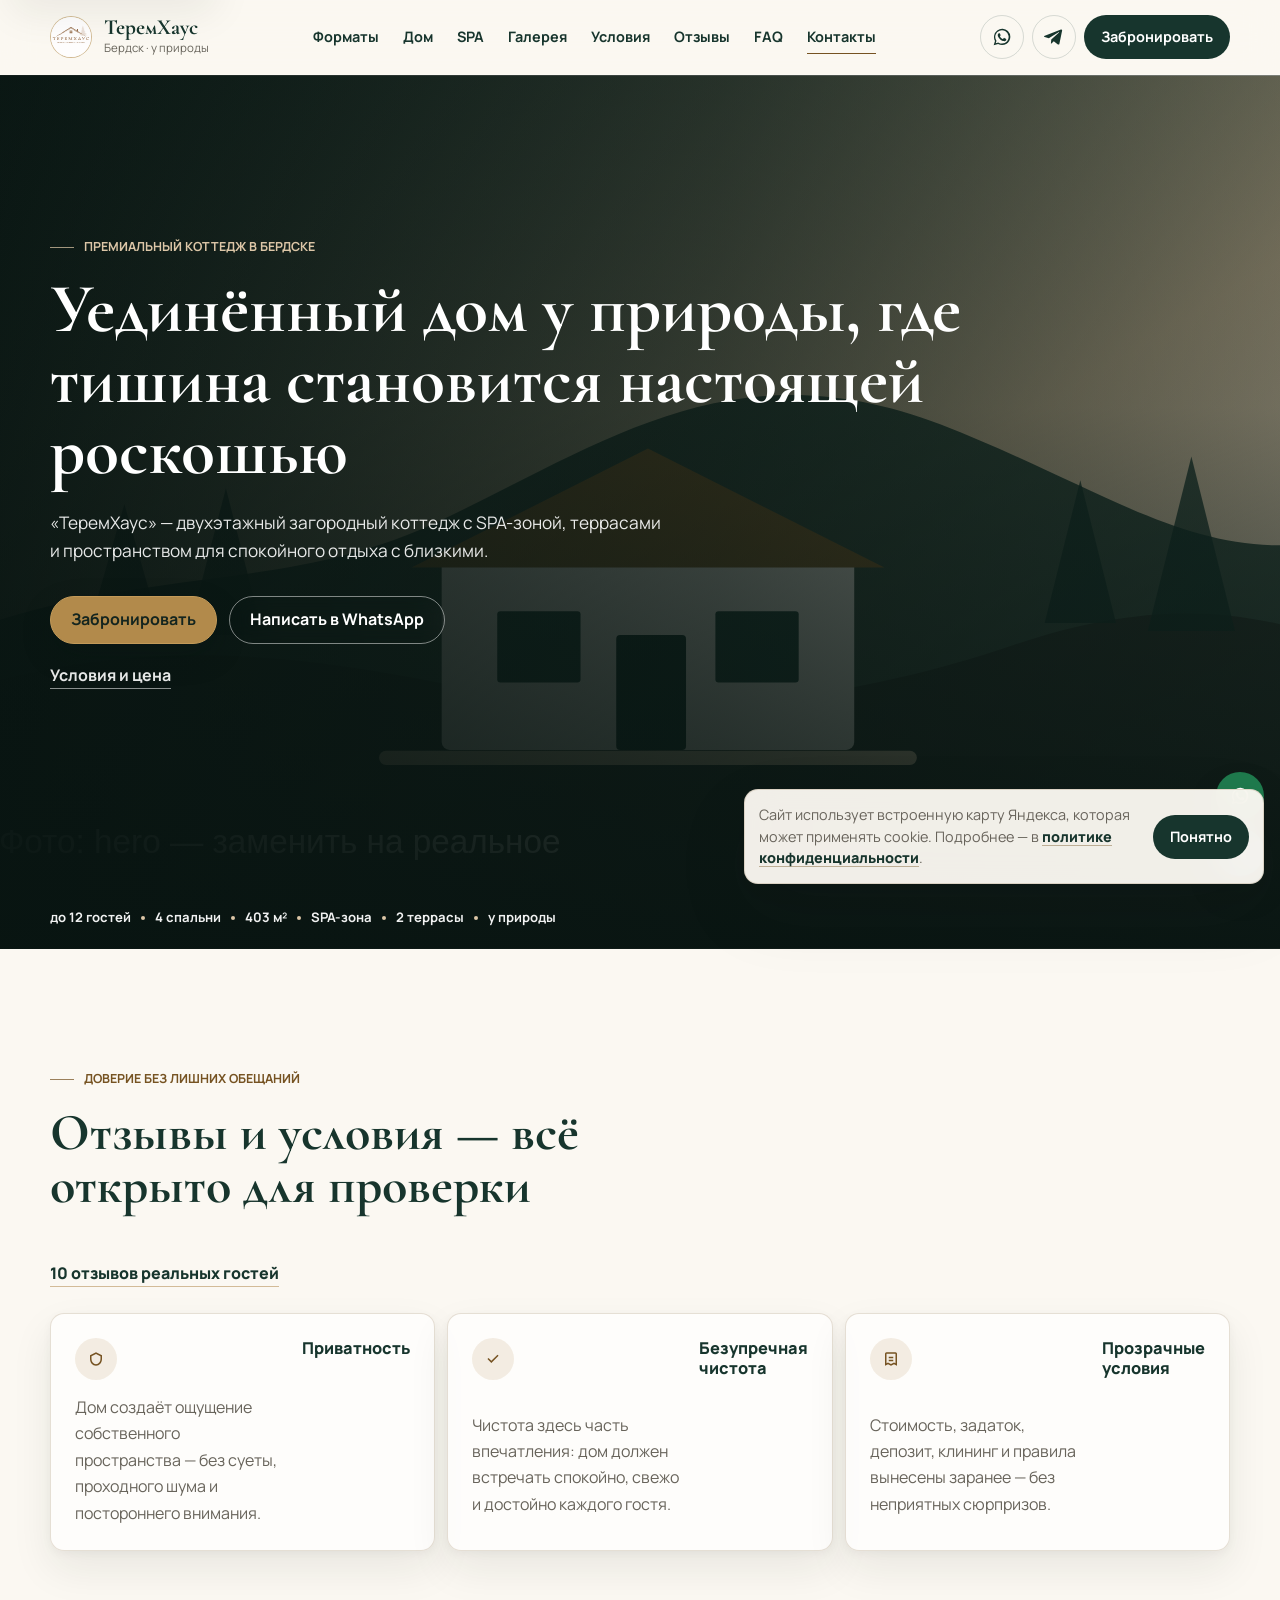
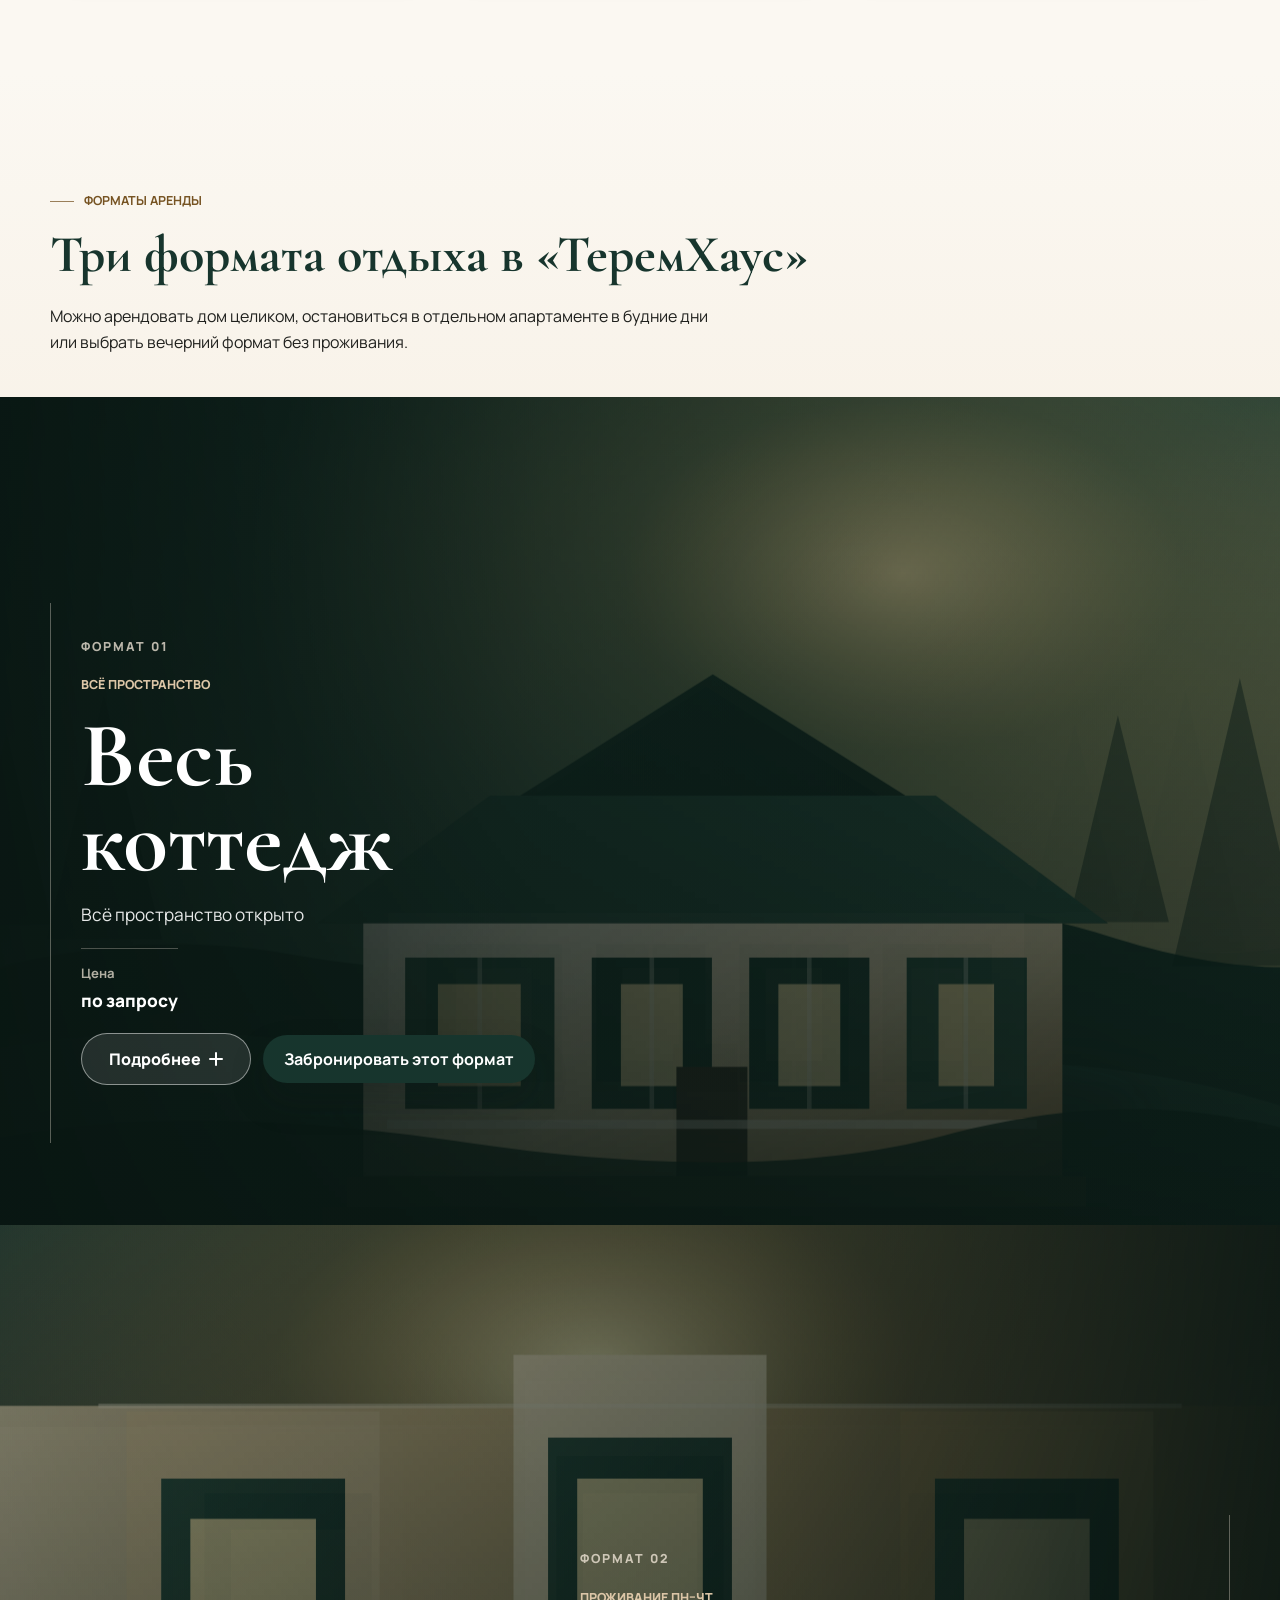
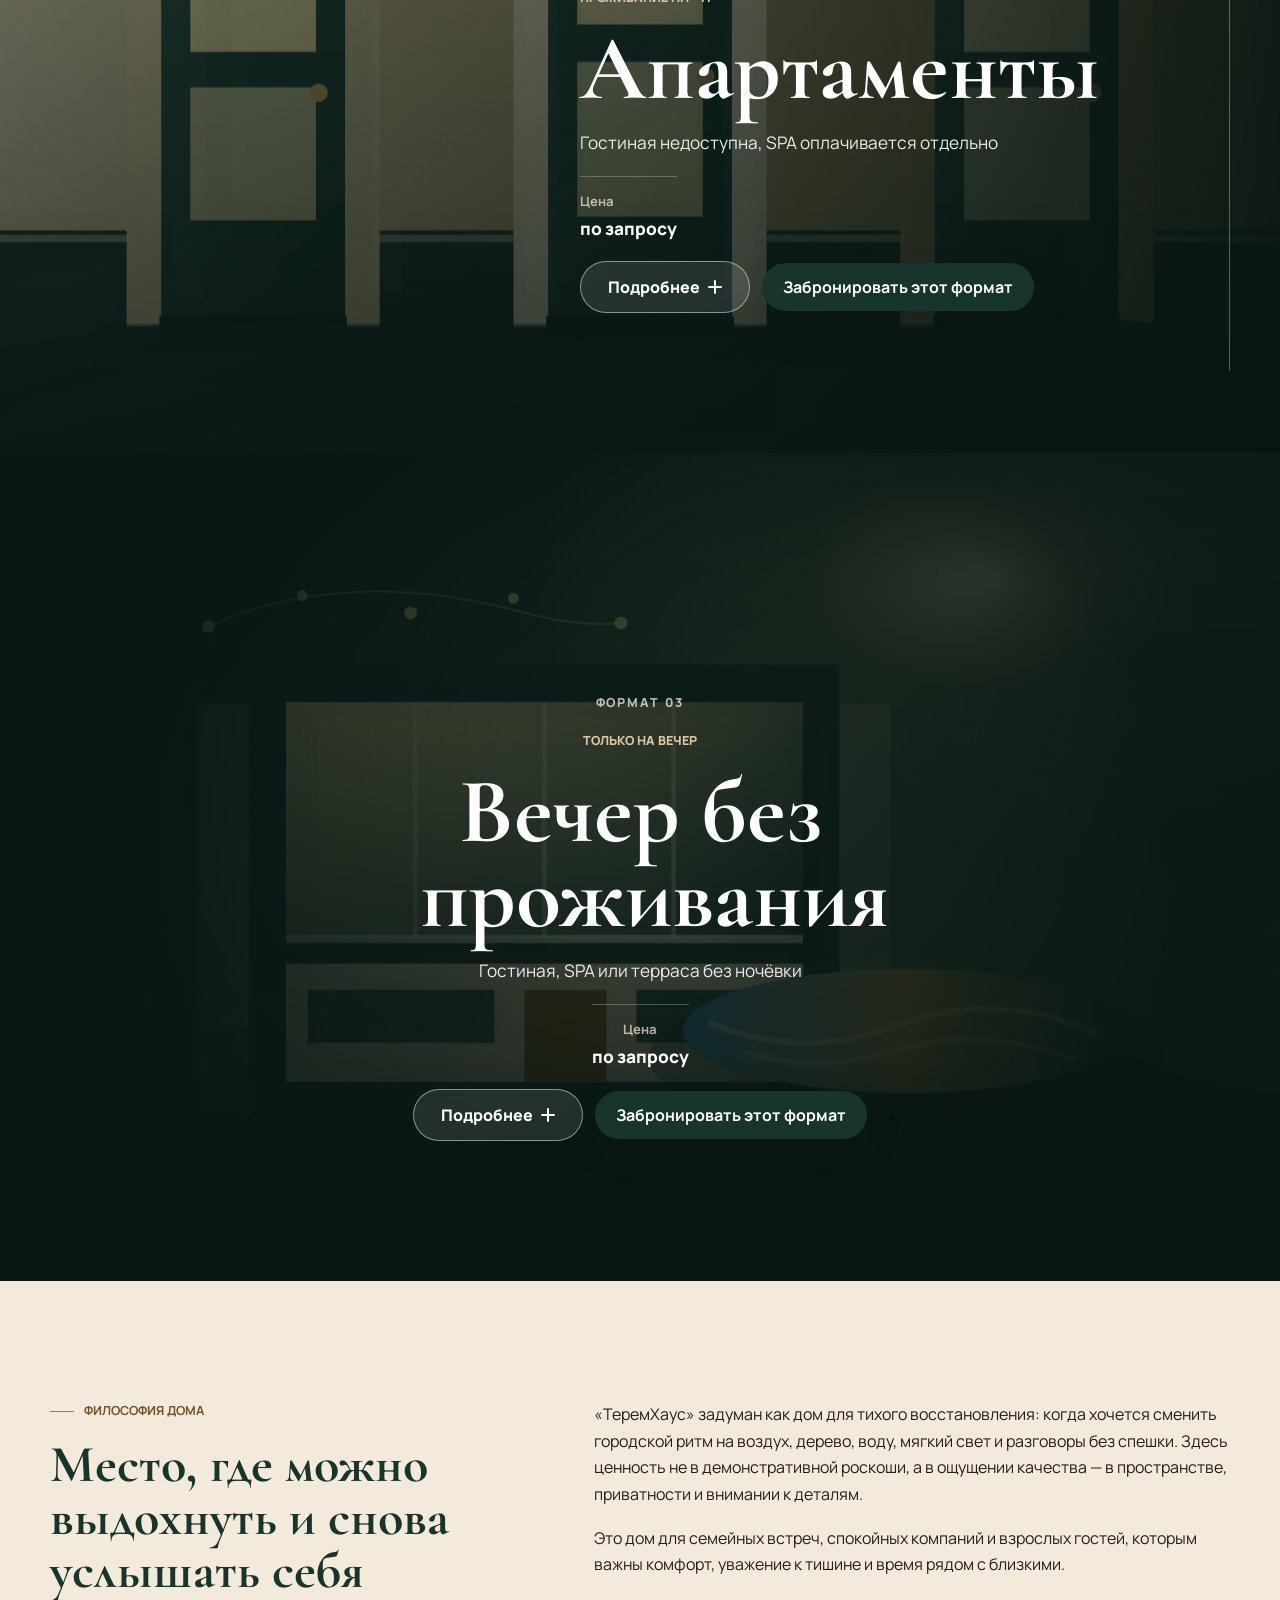
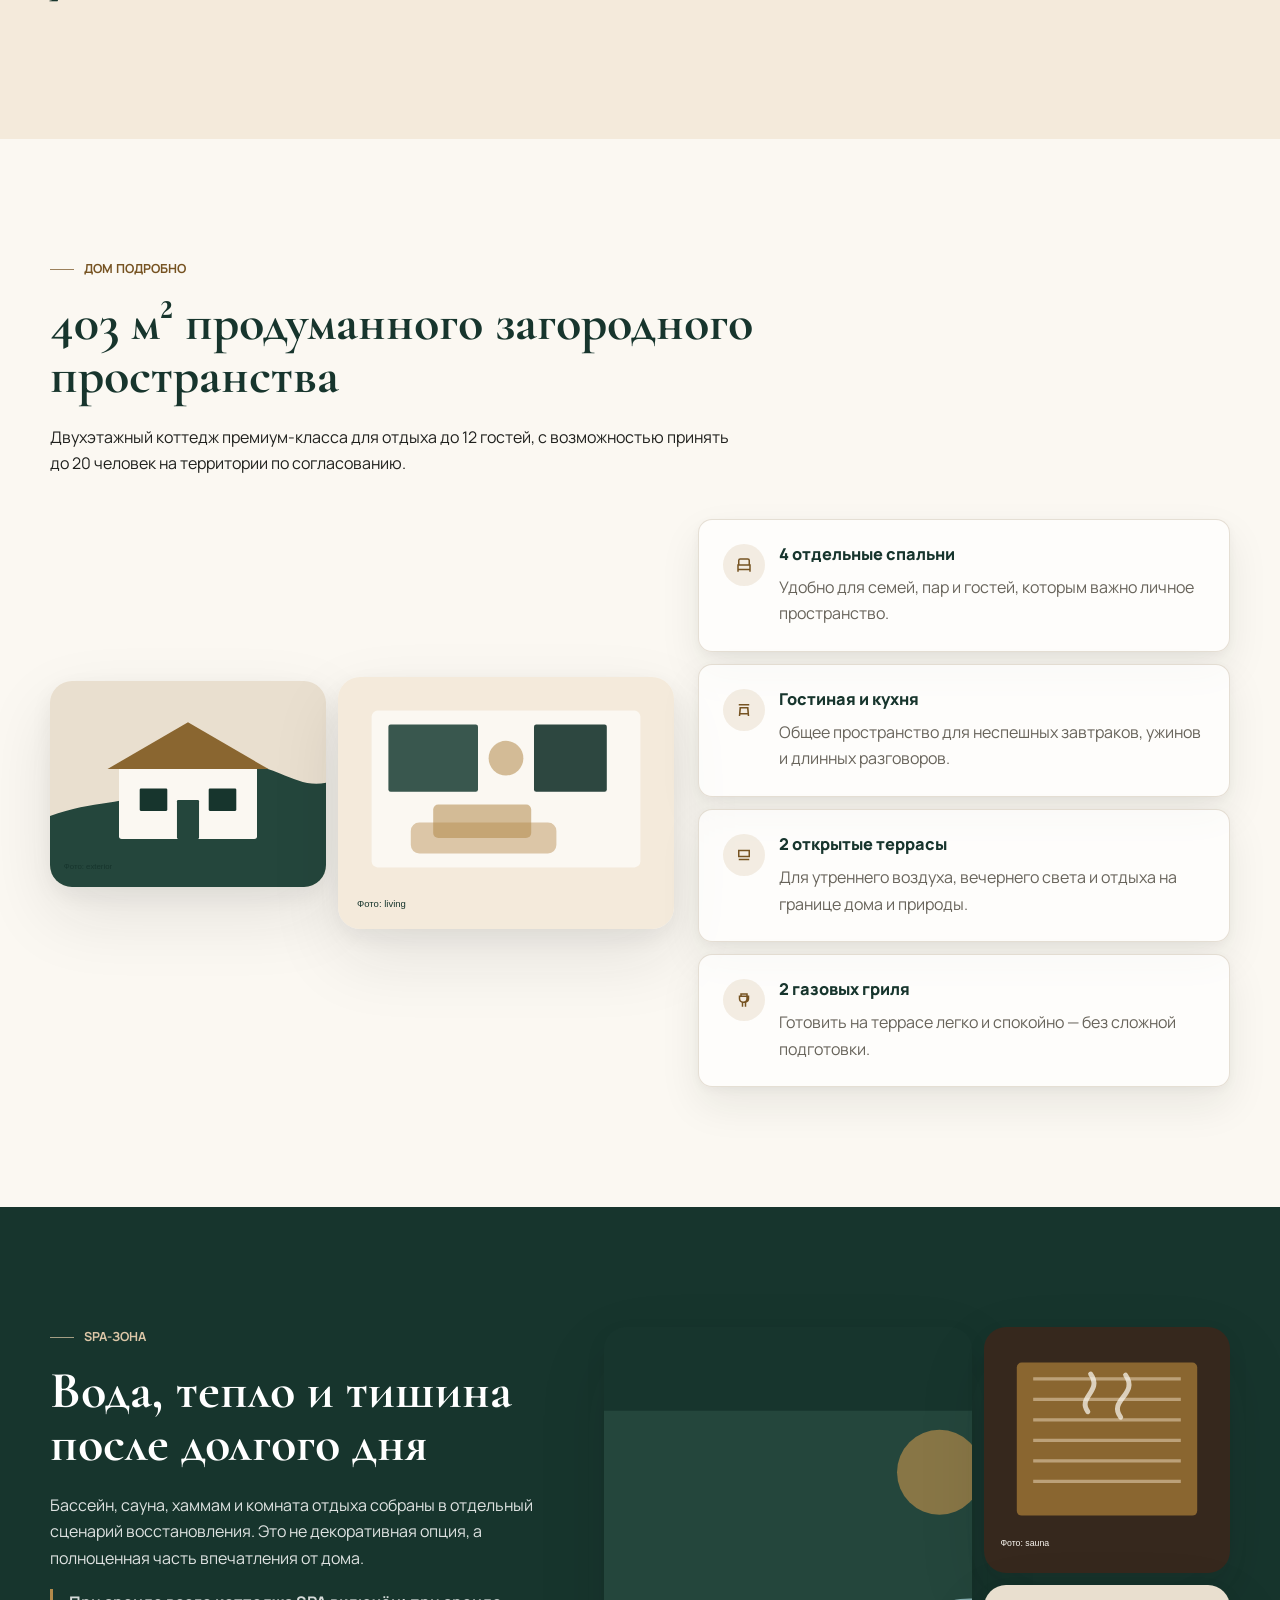
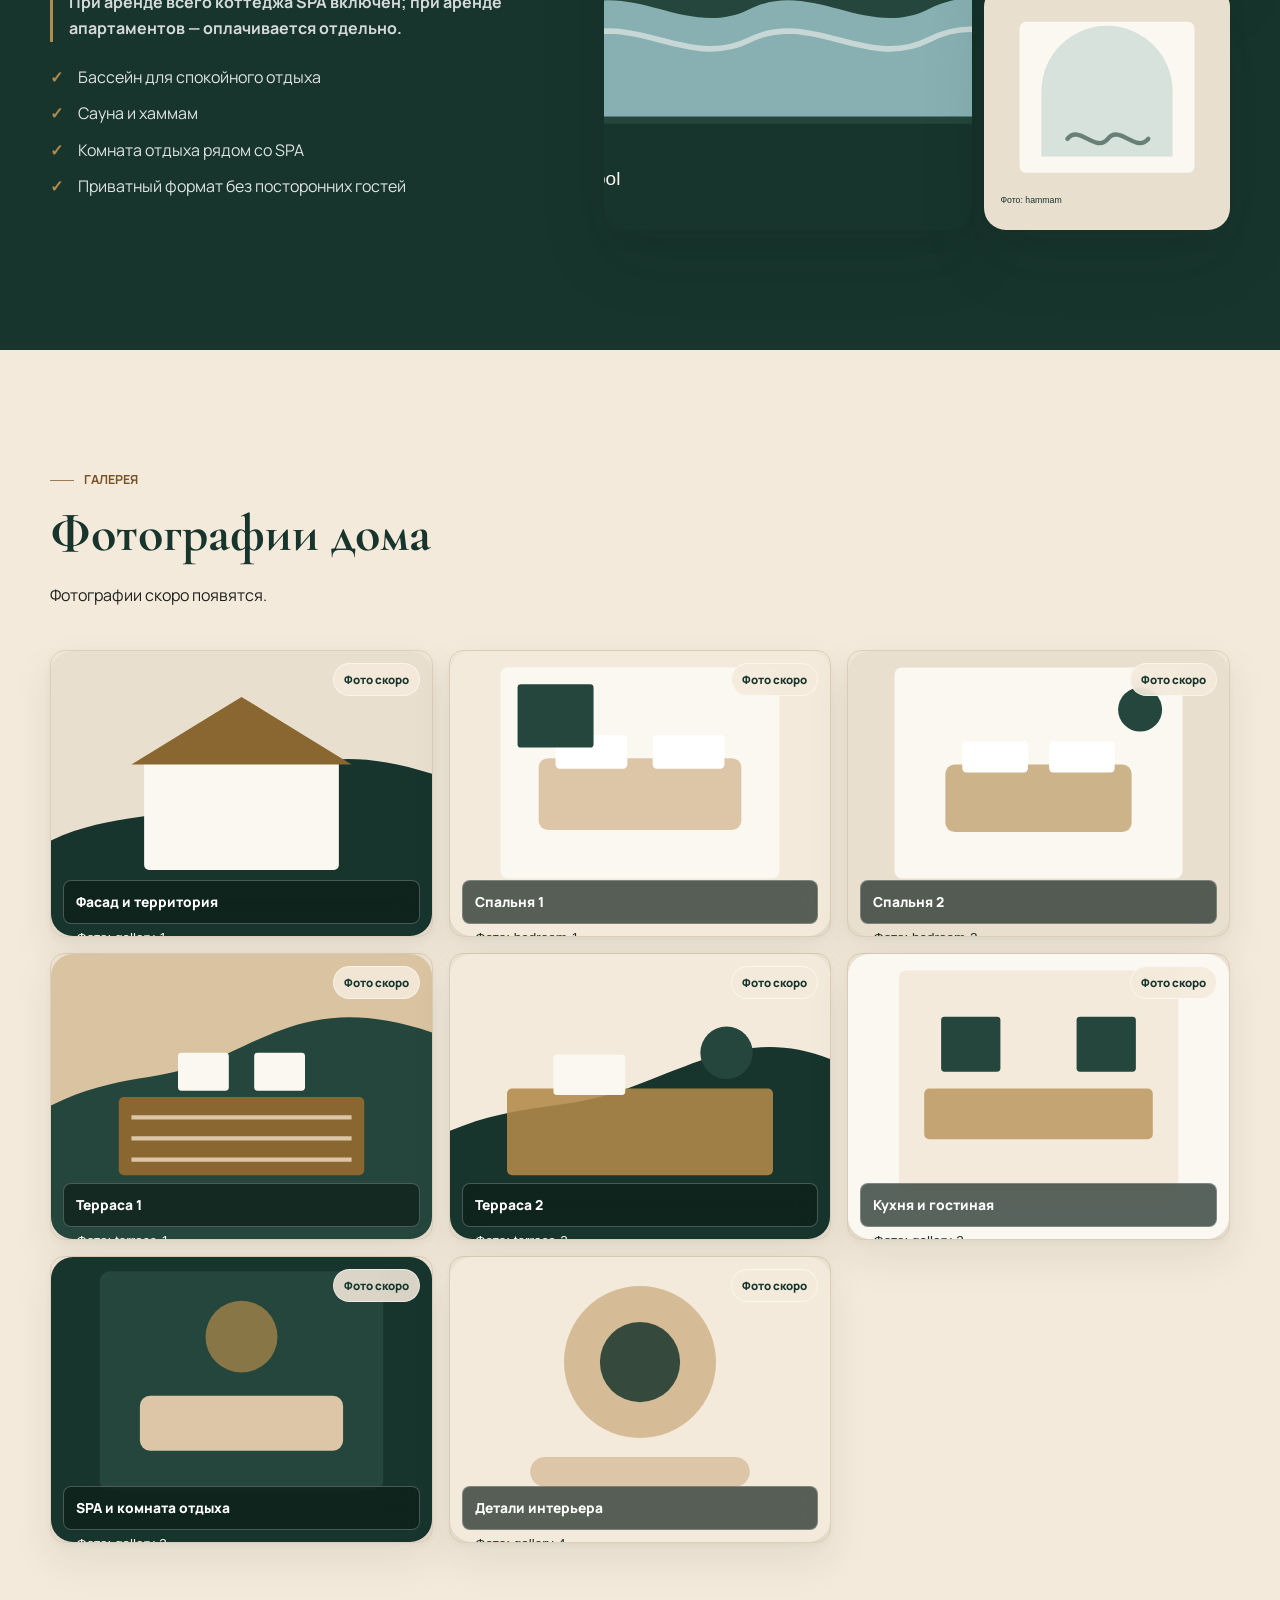
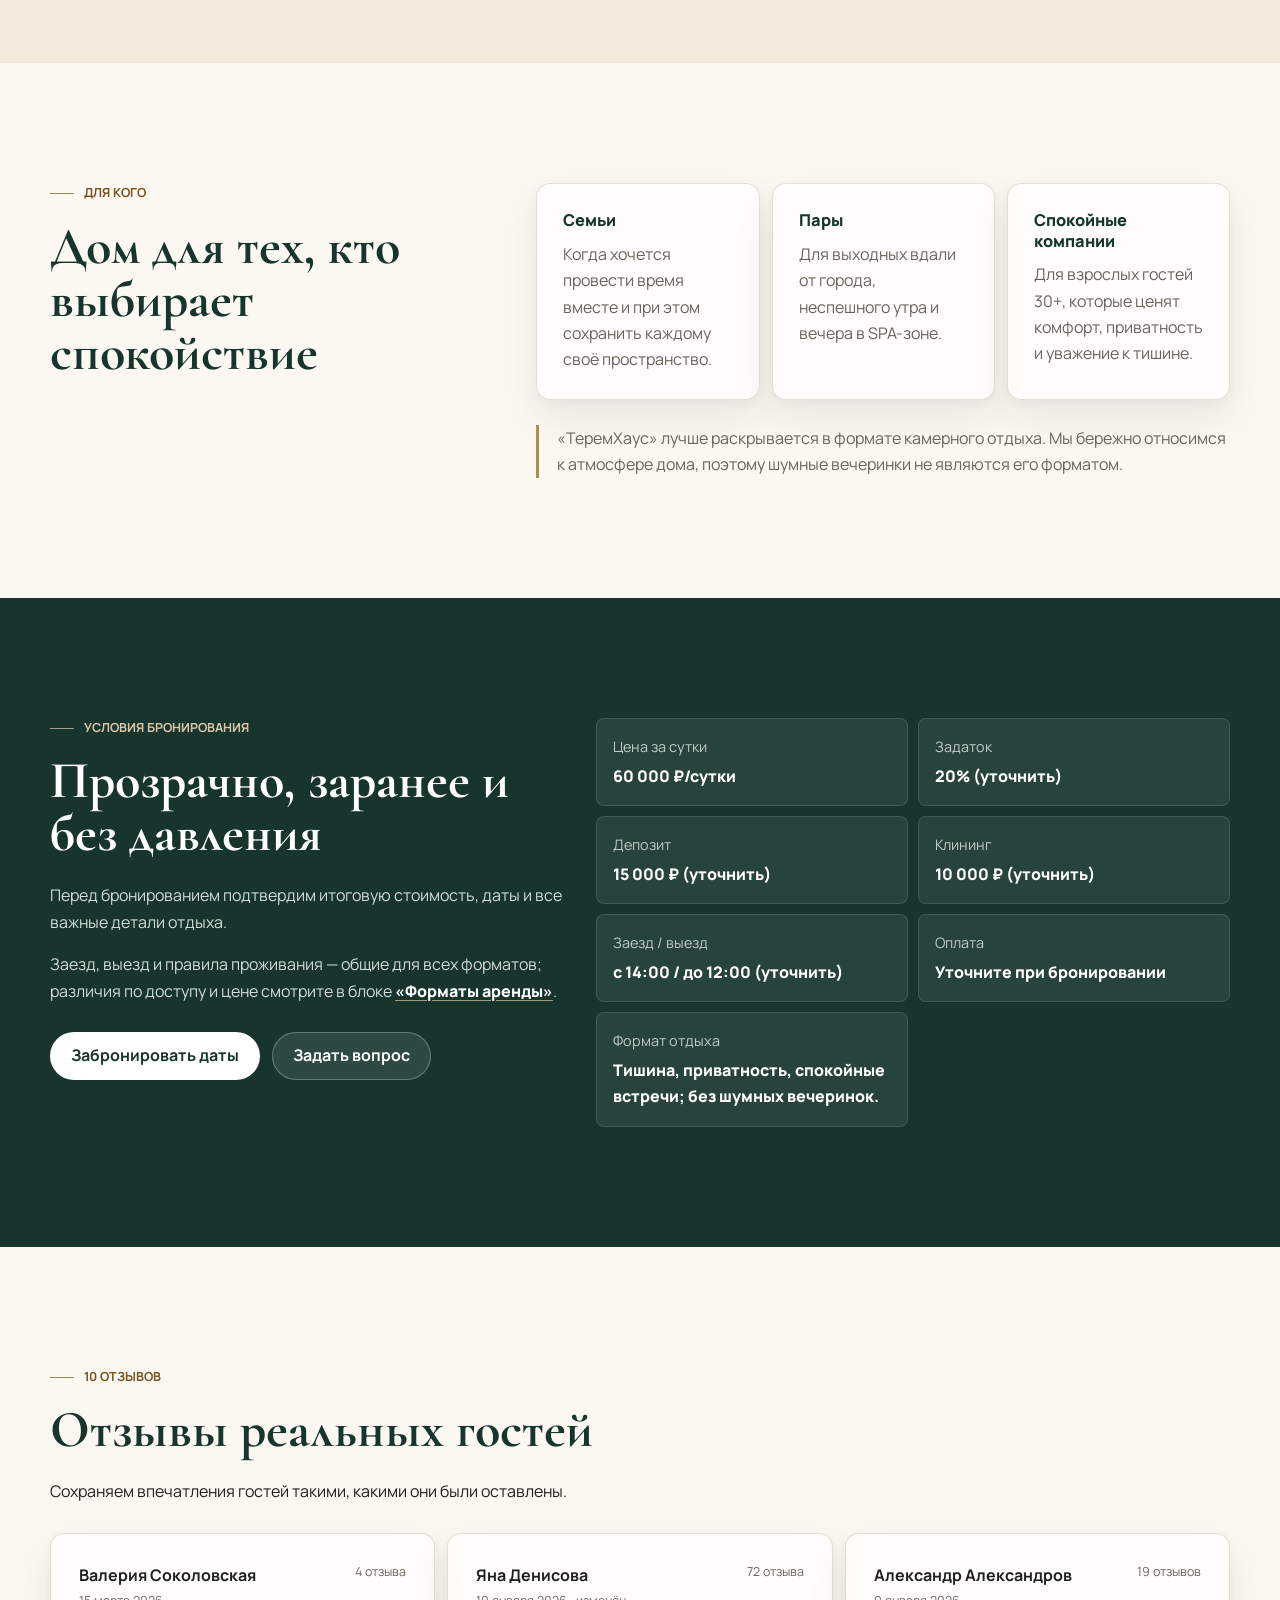
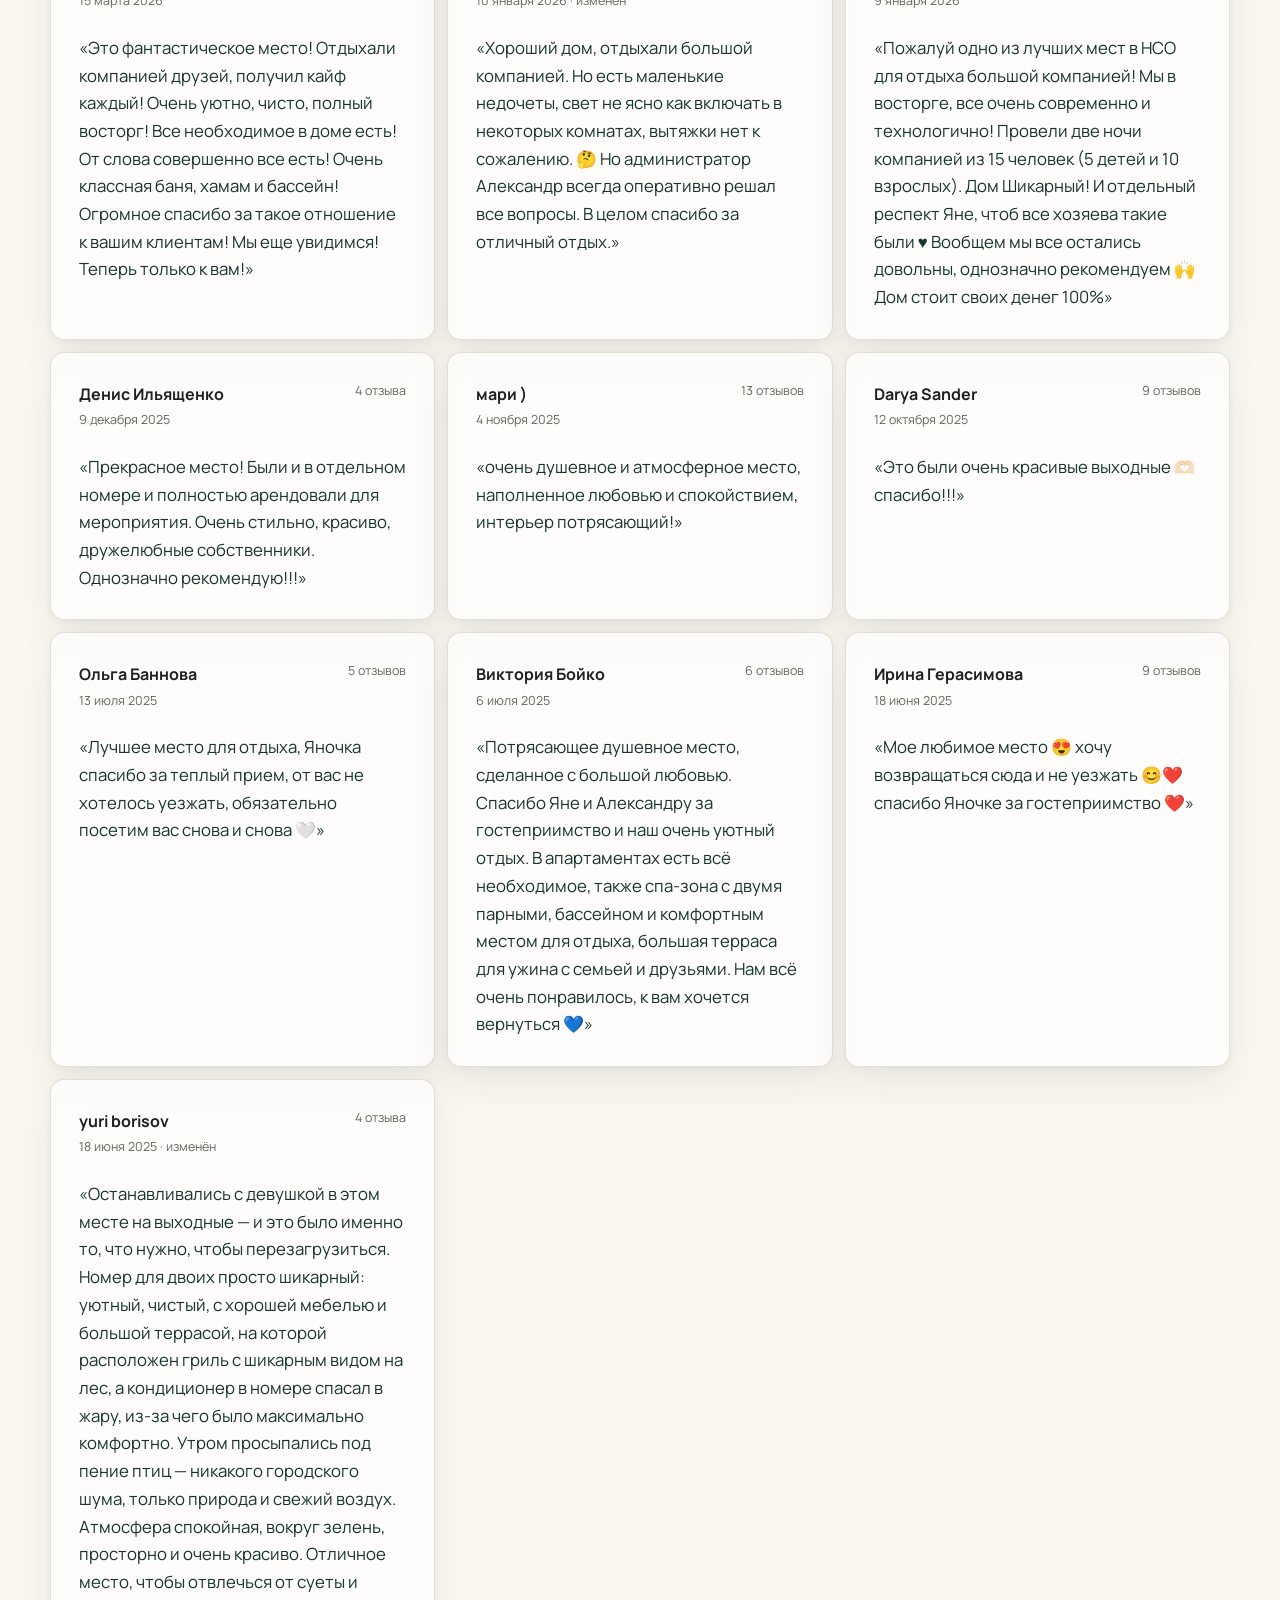
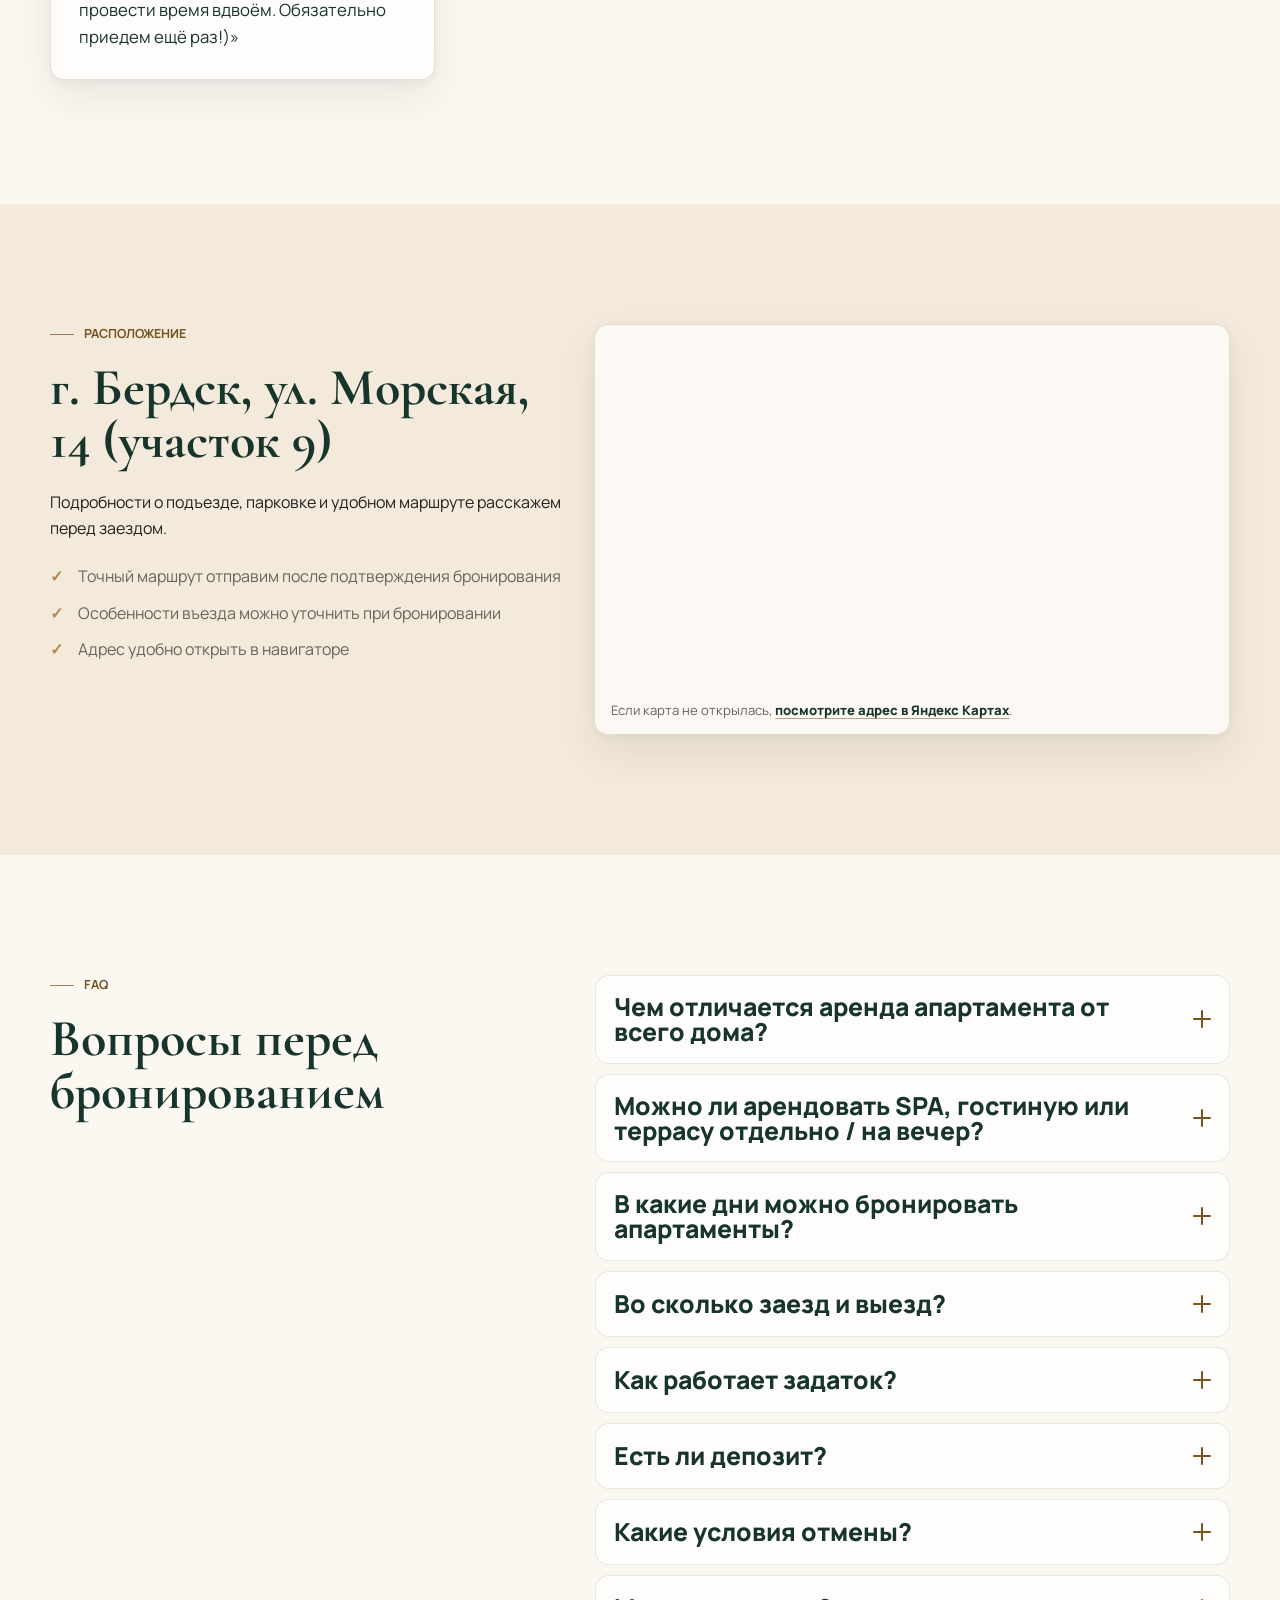
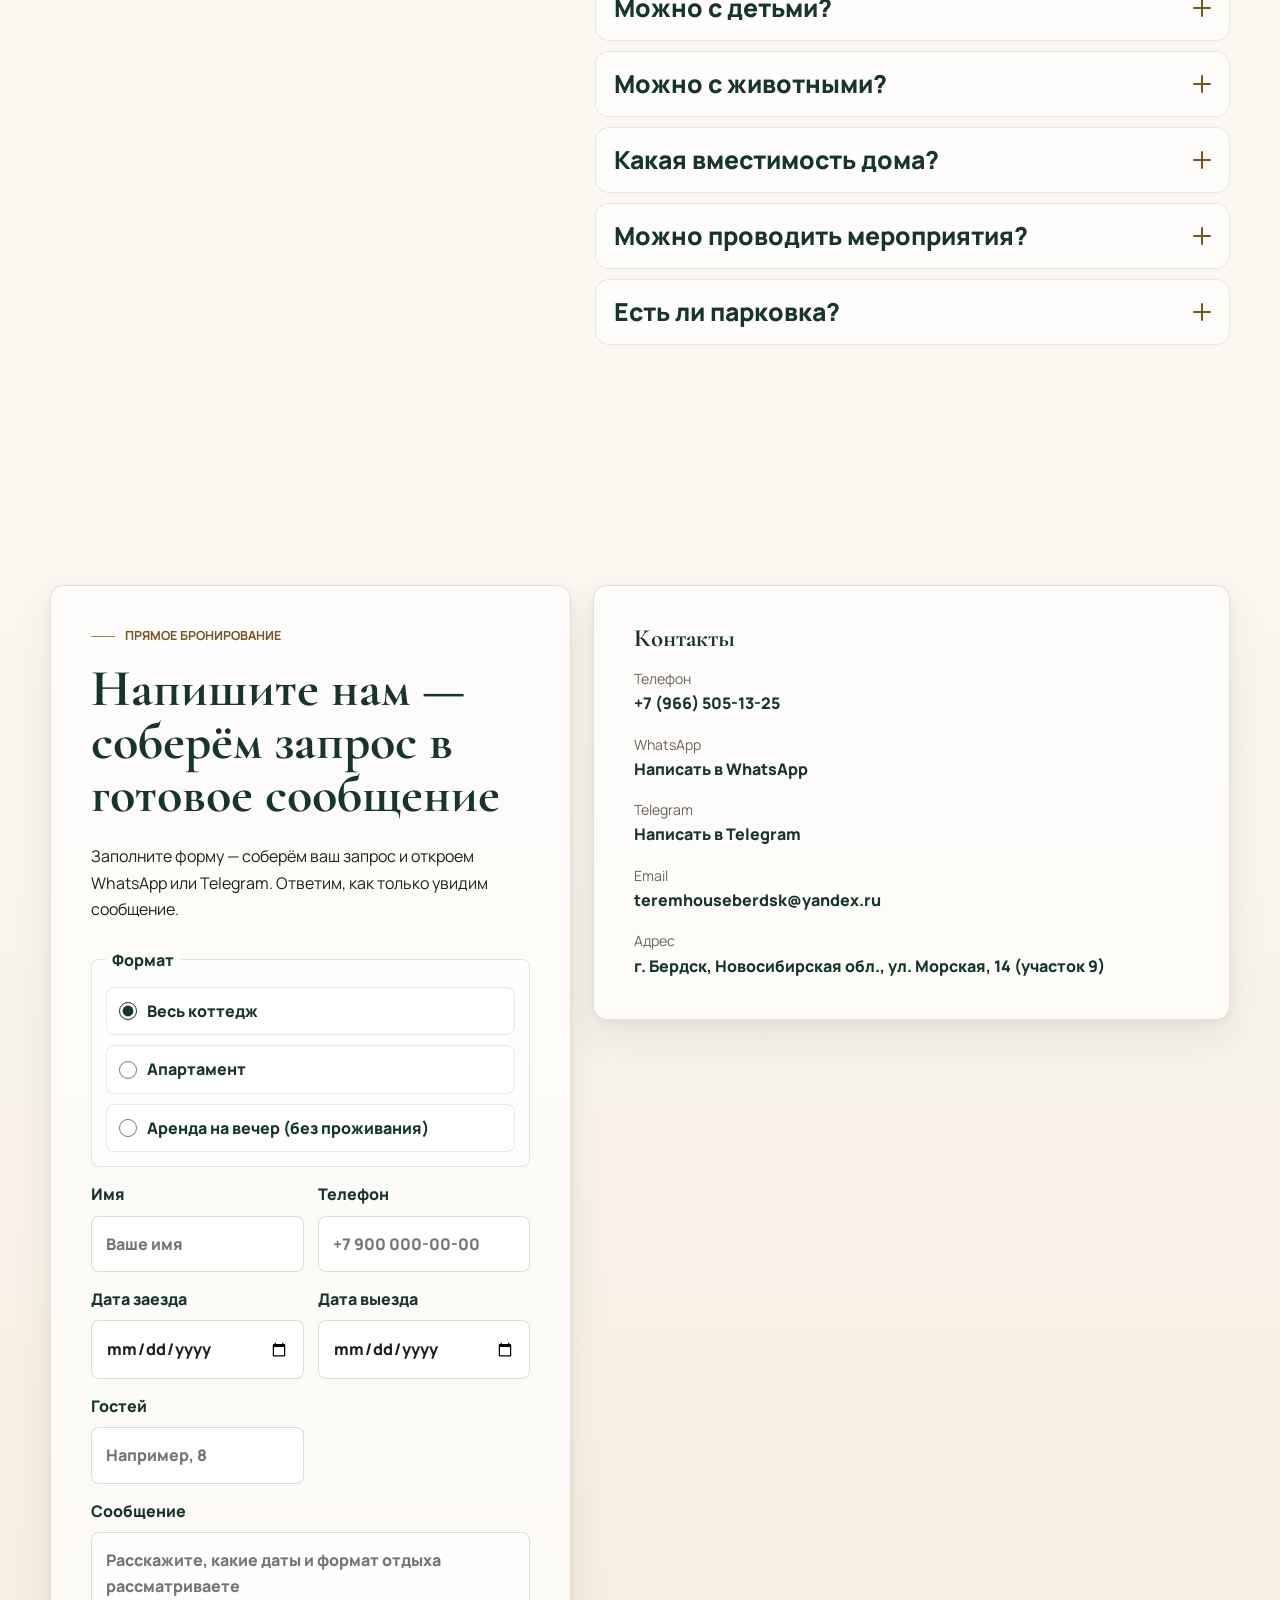
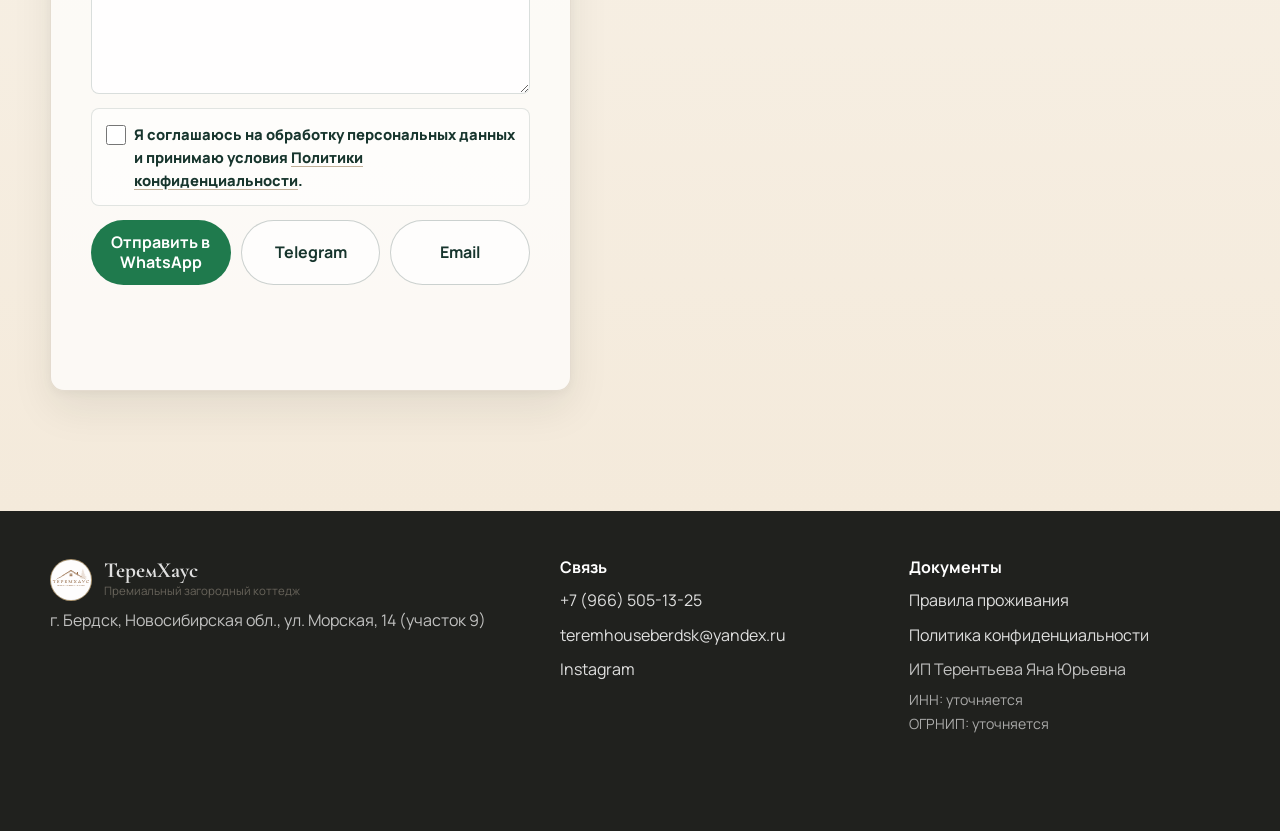
<file: index.html>
<!doctype html>
<html lang="ru">
  <head>
    <meta charset="utf-8">
    <meta name="viewport" content="width=device-width, initial-scale=1">
    <title>ТеремХаус — премиальный загородный коттедж в Бердске</title>
    <meta
      name="description"
      content="ТеремХаус в Бердске: двухэтажный премиальный коттедж у природы для спокойного отдыха, SPA-зона, 4 спальни, террасы и прямое бронирование."
    >
    <meta name="theme-color" content="#17352d">
    <meta property="og:type" content="website">
    <meta property="og:locale" content="ru_RU">
    <meta property="og:title" content="ТеремХаус — премиальный загородный коттедж">
    <meta
      property="og:description"
      content="Уединённый дом у природы в Бердске: до 12 гостей, SPA-зона, 4 спальни, 2 террасы и прямое бронирование."
    >
    <meta property="og:image" content="assets/img/og-image.svg">
    <meta name="twitter:card" content="summary_large_image">
    <meta name="twitter:title" content="ТеремХаус — премиальный загородный коттедж">
    <meta
      name="twitter:description"
      content="Спокойный отдых у природы: 403 м², SPA-зона, 4 спальни, террасы и прямое бронирование."
    >
    <meta name="twitter:image" content="assets/img/og-image.svg">
    <link rel="icon" href="assets/img/favicon.svg" type="image/svg+xml">
    <link rel="preload" href="assets/img/hero.svg" as="image" type="image/svg+xml" fetchpriority="high">
    <link rel="preconnect" href="https://fonts.googleapis.com">
    <link rel="preconnect" href="https://fonts.gstatic.com" crossorigin>
    <link
      href="https://fonts.googleapis.com/css2?family=Cormorant+Garamond:wght@500;600;700&family=Manrope:wght@400;500;600;700&display=swap"
      rel="stylesheet"
    >
    <link rel="stylesheet" href="assets/css/styles.css">
    <script type="application/ld+json">
      {
        "@context": "https://schema.org",
        "@type": ["LodgingBusiness", "VacationRental"],
        "name": "ТеремХаус",
        "description": "Двухэтажный загородный коттедж премиум-класса в Бердске для спокойного отдыха у природы.",
        "url": "./",
        "image": "assets/img/hero.svg",
        "priceRange": "60 000 ₽/сутки (уточнить)",
        "address": {
          "@type": "PostalAddress",
          "streetAddress": "ул. Морская, 14 (участок 9)",
          "addressLocality": "Бердск",
          "addressRegion": "Новосибирская обл.",
          "addressCountry": "RU"
        },
        "numberOfRooms": 4,
        "floorSize": {
          "@type": "QuantitativeValue",
          "value": 403,
          "unitCode": "MTK"
        },
        "maximumAttendeeCapacity": 12,
        "amenityFeature": [
          { "@type": "LocationFeatureSpecification", "name": "Бассейн", "value": true },
          { "@type": "LocationFeatureSpecification", "name": "Сауна", "value": true },
          { "@type": "LocationFeatureSpecification", "name": "Хаммам", "value": true },
          { "@type": "LocationFeatureSpecification", "name": "Комната отдыха", "value": true },
          { "@type": "LocationFeatureSpecification", "name": "2 открытые террасы", "value": true },
          { "@type": "LocationFeatureSpecification", "name": "2 газовых гриля", "value": true }
        ]
      }
    </script>
  </head>
  <body>
    <a class="skip-link" href="#main">Перейти к содержанию</a>

    <header class="site-header" data-header>
      <div class="container header-inner">
        <a class="brand" href="#top" aria-label="ТеремХаус — к началу страницы">
          <span class="brand-mark" aria-hidden="true">
            <img src="assets/img/favicon.svg" alt="ТеремХаус" width="40" height="40">
          </span>
          <span class="brand-text">
            <span>ТеремХаус</span>
            <small>Бердск · у природы</small>
          </span>
        </a>

        <button
          class="nav-toggle"
          type="button"
          aria-controls="primary-navigation"
          aria-expanded="false"
          data-nav-toggle
        >
          <span class="sr-only">Открыть меню</span>
          <span aria-hidden="true"></span>
          <span aria-hidden="true"></span>
          <span aria-hidden="true"></span>
        </button>

        <nav class="primary-nav" id="primary-navigation" aria-label="Основная навигация" data-nav>
          <a href="#formats">Форматы</a>
          <a href="#home">Дом</a>
          <a href="#spa">SPA</a>
          <a href="#gallery">Галерея</a>
          <a href="#terms">Условия</a>
          <a href="#reviews">Отзывы</a>
          <a href="#faq">FAQ</a>
          <a href="#contacts">Контакты</a>
        </nav>

        <div class="header-actions">
          <a class="icon-link" href="#" data-link="whatsapp" aria-label="Написать в WhatsApp">
            <svg viewBox="0 0 24 24" aria-hidden="true">
              <path d="M19.1 4.9A9.9 9.9 0 0 0 3.6 16.8L2 22l5.3-1.5A9.9 9.9 0 0 0 22 12a9.8 9.8 0 0 0-2.9-7.1Zm-7.1 15a8 8 0 0 1-4.1-1.1l-.3-.2-3.1.9.9-3-.2-.3A8 8 0 1 1 12 19.9Zm4.4-6c-.2-.1-1.4-.7-1.6-.8-.2-.1-.4-.1-.6.1-.2.3-.7.8-.8 1-.2.2-.3.2-.6.1a6.5 6.5 0 0 1-1.9-1.2 7 7 0 0 1-1.3-1.7c-.1-.2 0-.4.1-.5l.4-.5.2-.4c.1-.1 0-.3 0-.4l-.7-1.6c-.2-.4-.4-.4-.6-.4h-.5c-.2 0-.5.1-.7.3-.2.3-.9.9-.9 2.1 0 1.2.9 2.4 1 2.5.1.2 1.8 2.8 4.4 3.9.6.3 1.1.4 1.5.5.6.2 1.2.2 1.6.1.5-.1 1.4-.6 1.6-1.1.2-.6.2-1 .1-1.1-.1-.1-.3-.2-.5-.3Z"/>
            </svg>
          </a>
          <a class="icon-link" href="#" data-link="telegram" aria-label="Написать в Telegram">
            <svg viewBox="0 0 24 24" aria-hidden="true">
              <path d="M21.7 4.4 18.5 20c-.2 1.1-.9 1.4-1.8.9l-5-3.7-2.4 2.3c-.3.3-.5.5-1 .5l.4-5.1 9.3-8.4c.4-.4-.1-.6-.6-.2L5.8 13.6l-5-1.6c-1.1-.3-1.1-1.1.2-1.6L20.3 3c.9-.3 1.7.2 1.4 1.4Z"/>
            </svg>
          </a>
          <a class="btn btn-small btn-primary" href="#contacts">Забронировать</a>
        </div>
      </div>
    </header>

    <main id="main">
      <section class="hero" id="top" aria-labelledby="hero-title">
        <img
          class="hero-media"
          src="assets/img/hero.svg"
          alt="Загородный коттедж «ТеремХаус» у природы"
          fetchpriority="high"
          decoding="async"
        >
        <div class="hero-overlay" aria-hidden="true"></div>
        <div class="container hero-content">
          <p class="eyebrow">Премиальный коттедж в Бердске</p>
          <h1 id="hero-title">Уединённый дом у&nbsp;природы, где тишина становится настоящей роскошью</h1>
          <p class="hero-lead">
            «ТеремХаус» — двухэтажный загородный коттедж с&nbsp;SPA-зоной, террасами и&nbsp;пространством
            для спокойного отдыха с&nbsp;близкими.
          </p>
          <div class="hero-actions">
            <a class="btn btn-primary" href="#contacts">Забронировать</a>
            <a class="btn btn-ghost-on-dark" href="#" data-link="whatsapp">Написать в WhatsApp</a>
          </div>
          <a class="hero-text-link" href="#terms">Условия и цена</a>
        </div>
        <div class="container hero-facts" aria-label="Ключевые характеристики дома">
          <span>до&nbsp;12 гостей</span>
          <span>4 спальни</span>
          <span>403&nbsp;м²</span>
          <span>SPA-зона</span>
          <span>2 террасы</span>
          <span>у природы</span>
        </div>
      </section>

      <section class="section trust-section" aria-labelledby="trust-title">
        <div class="container trust-grid">
          <div class="section-heading reveal">
            <p class="eyebrow">Доверие без лишних обещаний</p>
            <h2 id="trust-title">Отзывы и условия — всё открыто для проверки</h2>
          </div>

          <a class="trust-reviews-link reveal" href="#reviews">10 отзывов реальных гостей</a>

          <div class="trust-points reveal">
            <article>
              <span class="line-icon" aria-hidden="true">
                <svg viewBox="0 0 24 24"><path d="M12 3 4 7v5c0 5 3.4 8.7 8 9 4.6-.3 8-4 8-9V7l-8-4Zm0 2.2 6 3v3.8c0 3.8-2.4 6.6-6 7-3.6-.4-6-3.2-6-7V8.2l6-3Z"/></svg>
              </span>
              <h3>Приватность</h3>
              <p>Дом создаёт ощущение собственного пространства — без суеты, проходного шума и постороннего внимания.</p>
            </article>
            <article>
              <span class="line-icon" aria-hidden="true">
                <svg viewBox="0 0 24 24"><path d="M9.8 17.2 4.6 12l1.4-1.4 3.8 3.8 8.2-8.2 1.4 1.4-9.6 9.6Z"/></svg>
              </span>
              <h3>Безупречная чистота</h3>
              <p>Чистота здесь часть впечатления: дом должен встречать спокойно, свежо и достойно каждого гостя.</p>
            </article>
            <article>
              <span class="line-icon" aria-hidden="true">
                <svg viewBox="0 0 24 24"><path d="M6 3h12a2 2 0 0 1 2 2v16l-4-2-4 2-4-2-4 2V5a2 2 0 0 1 2-2Zm0 2v12.8l2-1 4 2 4-2 2 1V5H6Zm3 4h6v2H9V9Zm0 4h6v2H9v-2Z"/></svg>
              </span>
              <h3>Прозрачные условия</h3>
              <p>Стоимость, задаток, депозит, клининг и правила вынесены заранее — без неприятных сюрпризов.</p>
            </article>
          </div>
        </div>
      </section>

      <section class="section formats-section" id="formats" aria-labelledby="formats-title">
        <div class="container">
          <div class="section-heading section-heading-wide reveal">
            <p class="eyebrow">Форматы аренды</p>
            <h2 id="formats-title">Три формата отдыха в&nbsp;«ТеремХаус»</h2>
            <p>
              Можно арендовать дом целиком, остановиться в отдельном апартаменте в будние дни
              или выбрать вечерний формат без проживания.
            </p>
          </div>

          <div class="formats-scenes reveal" data-formats>
            <article
              class="format-scene format-scene-primary format-scene-left accordion-item"
              data-format-item
              data-format-key="wholeHouse"
              data-config-bg="offers.wholeHouse.image"
            >
              <img
                class="format-scene-media"
                src="assets/img/format-whole.svg"
                data-config-src="offers.wholeHouse.image"
                alt="Весь коттедж «ТеремХаус» с общими пространствами и SPA"
                loading="lazy"
                decoding="async"
              >
              <div class="format-scene-shade" aria-hidden="true"></div>
              <div class="format-scene-inner">
                <div class="format-scene-copy">
                  <p class="format-number">Формат 01</p>
                  <p class="format-kicker" data-config-text="offers.wholeHouse.keyFact">всё пространство</p>
                  <h3 data-config-text="offers.wholeHouse.title">Весь коттедж</h3>
                  <p data-config-text="offers.wholeHouse.note">Всё пространство открыто</p>
                  <dl class="format-price">
                    <dt>Цена</dt>
                    <dd data-config-text="offers.wholeHouse.price" data-config-fallback="по запросу">по запросу</dd>
                  </dl>
                  <div class="format-actions">
                    <button class="format-toggle" type="button" aria-expanded="false" data-format-toggle>
                      Подробнее
                      <span aria-hidden="true"></span>
                    </button>
                    <a class="btn btn-primary" href="#contacts" data-format-cta data-format-value="wholeHouse">
                      Забронировать этот формат
                    </a>
                  </div>
                  <div class="accordion-panel format-panel" data-format-panel>
                    <div class="format-panel-inner">
                      <div class="format-panel-main">
                        <p data-config-text="offers.wholeHouse.summary">
                          Дом целиком для семьи или спокойной компании: спальни, гостиная, кухня, SPA-зона и террасы доступны в одном сценарии отдыха.
                        </p>
                        <div class="format-detail-grid">
                          <div>
                            <h4>Что входит</h4>
                            <ul>
                              <li data-config-text="offers.wholeHouse.includes.bedrooms">4 спальни с размещением</li>
                              <li data-config-text="offers.wholeHouse.includes.commonAreas">гостиная и кухня</li>
                              <li data-config-text="offers.wholeHouse.includes.spa">SPA-зона</li>
                              <li data-config-text="offers.wholeHouse.includes.terraces">террасы</li>
                            </ul>
                          </div>
                          <div>
                            <h4>Что не входит</h4>
                            <ul>
                              <li data-config-text="offers.wholeHouse.excludes.restrictions">
                                Отдельных ограничений по общим зонам нет в рамках согласованной аренды
                              </li>
                            </ul>
                          </div>
                        </div>
                      </div>
                      <aside class="format-panel-aside">
                        <dl>
                          <div>
                            <dt>Вместимость и комнаты</dt>
                            <dd data-config-text="offers.wholeHouse.capacity">4 спальни, гостиная, кухня, SPA-зона и террасы</dd>
                          </div>
                          <div>
                            <dt>Окно бронирования</dt>
                            <dd data-config-text="offers.wholeHouse.bookingWindow">По согласованию выбранных дат</dd>
                          </div>
                          <div>
                            <dt>Цена</dt>
                            <dd data-config-text="offers.wholeHouse.price" data-config-fallback="по запросу">по запросу</dd>
                          </div>
                        </dl>
                        <a class="format-terms-link" href="#terms">Общие условия</a>
                      </aside>
                    </div>
                  </div>
                </div>
              </div>
            </article>

            <article
              class="format-scene format-scene-right accordion-item"
              data-format-item
              data-format-key="apartments"
              data-config-bg="offers.apartments.image"
            >
              <img
                class="format-scene-media"
                src="assets/img/format-apartments.svg"
                data-config-src="offers.apartments.image"
                alt="Отдельные апартаменты «ТеремХаус» для проживания в будние дни"
                loading="lazy"
                decoding="async"
              >
              <div class="format-scene-shade" aria-hidden="true"></div>
              <div class="format-scene-inner">
                <div class="format-scene-copy">
                  <p class="format-number">Формат 02</p>
                  <p class="format-kicker" data-config-text="offers.apartments.keyFact">проживание Пн–Чт</p>
                  <h3 data-config-text="offers.apartments.title">Апартаменты</h3>
                  <p data-config-text="offers.apartments.note">Гостиная недоступна, SPA оплачивается отдельно</p>
                  <dl class="format-price">
                    <dt>Цена</dt>
                    <dd data-config-text="offers.apartments.price" data-config-fallback="по запросу">по запросу</dd>
                  </dl>
                  <div class="format-actions">
                    <button class="format-toggle" type="button" aria-expanded="false" data-format-toggle>
                      Подробнее
                      <span aria-hidden="true"></span>
                    </button>
                    <a class="btn btn-primary" href="#contacts" data-format-cta data-format-value="apartments">
                      Забронировать этот формат
                    </a>
                  </div>
                  <div class="accordion-panel format-panel" data-format-panel>
                    <div class="format-panel-inner">
                      <div class="format-panel-main">
                        <p data-config-text="offers.apartments.summary">
                          Проживание в отдельном апартаменте для спокойного отдыха в будние дни.
                        </p>
                        <div class="format-detail-grid">
                          <div>
                            <h4>Что входит</h4>
                            <ul>
                              <li data-config-text="offers.apartments.includes.apartment">отдельный апартамент</li>
                              <li data-config-text="offers.apartments.includes.privacy">приватное проживание</li>
                            </ul>
                          </div>
                          <div>
                            <h4>Что не входит</h4>
                            <ul>
                              <li data-config-text="offers.apartments.excludes.living">Гостиная недоступна</li>
                              <li data-config-text="offers.apartments.excludes.spa">SPA — за отдельную плату</li>
                            </ul>
                          </div>
                        </div>
                        <div class="format-addons">
                          <h4 data-config-text="offers.apartments.addonNote">Можно докупить доступ к гостиной, SPA или террасе</h4>
                          <dl>
                            <div>
                              <dt>Гостиная</dt>
                              <dd data-config-text="offers.addons.living" data-config-fallback="по запросу">по запросу</dd>
                            </div>
                            <div>
                              <dt>SPA</dt>
                              <dd data-config-text="offers.addons.spa" data-config-fallback="по запросу">по запросу</dd>
                            </div>
                            <div>
                              <dt>Терраса</dt>
                              <dd data-config-text="offers.addons.terrace" data-config-fallback="по запросу">по запросу</dd>
                            </div>
                          </dl>
                        </div>
                      </div>
                      <aside class="format-panel-aside">
                        <dl>
                          <div>
                            <dt>Вместимость и комнаты</dt>
                            <dd data-config-text="offers.apartments.capacity">3 отдельных апартамента</dd>
                          </div>
                          <div>
                            <dt>Окно бронирования</dt>
                            <dd data-config-text="offers.apartments.bookingWindow">Бронирование проживания только Пн–Чт</dd>
                          </div>
                          <div>
                            <dt>Цена</dt>
                            <dd data-config-text="offers.apartments.price" data-config-fallback="по запросу">по запросу</dd>
                          </div>
                        </dl>
                        <a class="format-terms-link" href="#terms">Общие условия</a>
                      </aside>
                    </div>
                  </div>
                </div>
              </div>
            </article>

            <article
              class="format-scene format-scene-center accordion-item"
              data-format-item
              data-format-key="eveningRental"
              data-config-bg="offers.eveningRental.image"
            >
              <img
                class="format-scene-media"
                src="assets/img/format-evening.svg"
                data-config-src="offers.eveningRental.image"
                alt="Вечерний формат «ТеремХаус» без проживания"
                loading="lazy"
                decoding="async"
              >
              <div class="format-scene-shade" aria-hidden="true"></div>
              <div class="format-scene-inner">
                <div class="format-scene-copy">
                  <p class="format-number">Формат 03</p>
                  <p class="format-kicker" data-config-text="offers.eveningRental.keyFact">только на вечер</p>
                  <h3 data-config-text="offers.eveningRental.title">Вечер без проживания</h3>
                  <p data-config-text="offers.eveningRental.note">Гостиная, SPA или терраса без ночёвки</p>
                  <dl class="format-price">
                    <dt>Цена</dt>
                    <dd data-config-text="offers.eveningRental.price" data-config-fallback="по запросу">по запросу</dd>
                  </dl>
                  <div class="format-actions">
                    <button class="format-toggle" type="button" aria-expanded="false" data-format-toggle>
                      Подробнее
                      <span aria-hidden="true"></span>
                    </button>
                    <a class="btn btn-primary" href="#contacts" data-format-cta data-format-value="eveningRental">
                      Забронировать этот формат
                    </a>
                  </div>
                  <div class="accordion-panel format-panel" data-format-panel>
                    <div class="format-panel-inner">
                      <div class="format-panel-main">
                        <p data-config-text="offers.eveningRental.summary">
                          Формат для вечера или камерного мероприятия без проживания и ночёвки.
                        </p>
                        <div class="format-detail-grid">
                          <div>
                            <h4>Что можно арендовать</h4>
                            <ul>
                              <li data-config-text="offers.eveningRental.includes.living">гостиная</li>
                              <li data-config-text="offers.eveningRental.includes.spa">SPA-зона</li>
                              <li data-config-text="offers.eveningRental.includes.terrace">терраса</li>
                            </ul>
                          </div>
                          <div>
                            <h4>Что не входит</h4>
                            <ul>
                              <li data-config-text="offers.eveningRental.excludes.overnight">Без проживания и ночёвки</li>
                            </ul>
                          </div>
                        </div>
                        <div class="format-addons">
                          <h4>Стоимость вечерней аренды</h4>
                          <dl>
                            <div>
                              <dt>Гостиная</dt>
                              <dd data-config-text="offers.eveningRental.living" data-config-fallback="по запросу">по запросу</dd>
                            </div>
                            <div>
                              <dt>SPA</dt>
                              <dd data-config-text="offers.eveningRental.spa" data-config-fallback="по запросу">по запросу</dd>
                            </div>
                            <div>
                              <dt>Терраса</dt>
                              <dd data-config-text="offers.eveningRental.terrace" data-config-fallback="по запросу">по запросу</dd>
                            </div>
                          </dl>
                        </div>
                      </div>
                      <aside class="format-panel-aside">
                        <dl>
                          <div>
                            <dt>Вместимость и помещения</dt>
                            <dd data-config-text="offers.eveningRental.capacity">Гостиная, SPA или терраса — по выбранному сценарию</dd>
                          </div>
                          <div>
                            <dt>Окно бронирования</dt>
                            <dd data-config-text="offers.eveningRental.bookingWindow">Вечерний формат по согласованию</dd>
                          </div>
                          <div>
                            <dt>Цена</dt>
                            <dd data-config-text="offers.eveningRental.price" data-config-fallback="по запросу">по запросу</dd>
                          </div>
                        </dl>
                        <a class="format-terms-link" href="#terms">Общие условия</a>
                      </aside>
                    </div>
                  </div>
                </div>
              </div>
            </article>
          </div>
        </div>
      </section>

      <section class="section concept-section" aria-labelledby="concept-title">
        <div class="container two-column">
          <div class="section-heading reveal">
            <p class="eyebrow">Философия дома</p>
            <h2 id="concept-title">Место, где можно выдохнуть и снова услышать себя</h2>
          </div>
          <div class="prose reveal">
            <p>
              «ТеремХаус» задуман как дом для тихого восстановления: когда хочется сменить городской ритм на
              воздух, дерево, воду, мягкий свет и разговоры без спешки. Здесь ценность не в демонстративной
              роскоши, а в ощущении качества — в пространстве, приватности и внимании к деталям.
            </p>
            <p>
              Это дом для семейных встреч, спокойных компаний и взрослых гостей, которым важны комфорт,
              уважение к тишине и время рядом с близкими.
            </p>
          </div>
        </div>
      </section>

      <section class="section house-section" id="home" aria-labelledby="home-title">
        <div class="container">
          <div class="section-heading section-heading-wide reveal">
            <p class="eyebrow">Дом подробно</p>
            <h2 id="home-title">403&nbsp;м² продуманного загородного пространства</h2>
            <p>
              Двухэтажный коттедж премиум-класса для отдыха до&nbsp;12 гостей, с&nbsp;возможностью принять
              до&nbsp;20 человек на территории по согласованию.
            </p>
          </div>

          <div class="media-feature">
            <div class="media-stack reveal">
              <img src="assets/img/exterior.svg" alt="Фасад коттеджа «ТеремХаус»" loading="lazy" decoding="async">
              <img src="assets/img/living.svg" alt="Гостиная в коттедже «ТеремХаус»" loading="lazy" decoding="async">
            </div>

            <div class="feature-list reveal">
              <article class="feature-card">
                <span class="line-icon" aria-hidden="true">
                  <svg viewBox="0 0 24 24"><path d="M4 11V6a3 3 0 0 1 3-3h10a3 3 0 0 1 3 3v5h1v10h-2v-2H5v2H3V11h1Zm2 0h12V6a1 1 0 0 0-1-1H7a1 1 0 0 0-1 1v5Zm-1 2v4h14v-4H5Z"/></svg>
                </span>
                <div>
                  <h3>4 отдельные спальни</h3>
                  <p>Удобно для семей, пар и гостей, которым важно личное пространство.</p>
                </div>
              </article>
              <article class="feature-card">
                <span class="line-icon" aria-hidden="true">
                  <svg viewBox="0 0 24 24"><path d="M5 4h14v2H5V4Zm1 4h12l1 12h-2l-.2-2H7.2L7 20H5L6 8Zm1.4 8h9.2L16 10H8l-.6 6Z"/></svg>
                </span>
                <div>
                  <h3>Гостиная и кухня</h3>
                  <p>Общее пространство для неспешных завтраков, ужинов и длинных разговоров.</p>
                </div>
              </article>
              <article class="feature-card">
                <span class="line-icon" aria-hidden="true">
                  <svg viewBox="0 0 24 24"><path d="M4 5h16v10H4V5Zm2 2v6h12V7H6Zm-1 10h14v2H5v-2Z"/></svg>
                </span>
                <div>
                  <h3>2 открытые террасы</h3>
                  <p>Для утреннего воздуха, вечернего света и отдыха на границе дома и природы.</p>
                </div>
              </article>
              <article class="feature-card">
                <span class="line-icon" aria-hidden="true">
                  <svg viewBox="0 0 24 24"><path d="M7 3h10v3h2v4a6 6 0 0 1-4 5.7V21h-2v-5h-2v5H9v-5.3A6 6 0 0 1 5 10V6h2V3Zm2 2v1h6V5H9Zm-2 3v2a4 4 0 1 0 8 0V8H7Z"/></svg>
                </span>
                <div>
                  <h3>2 газовых гриля</h3>
                  <p>Готовить на террасе легко и спокойно — без сложной подготовки.</p>
                </div>
              </article>
            </div>
          </div>
        </div>
      </section>

      <section class="section spa-section" id="spa" aria-labelledby="spa-title">
        <div class="container spa-layout">
          <div class="spa-copy reveal">
            <p class="eyebrow">SPA-зона</p>
            <h2 id="spa-title">Вода, тепло и тишина после долгого дня</h2>
            <p>
              Бассейн, сауна, хаммам и комната отдыха собраны в отдельный сценарий восстановления. Это не
              декоративная опция, а полноценная часть впечатления от дома.
            </p>
            <p class="spa-format-note">
              При аренде всего коттеджа SPA включён; при аренде апартаментов — оплачивается отдельно.
            </p>
            <ul class="check-list" aria-label="Состав SPA-зоны">
              <li>Бассейн для спокойного отдыха</li>
              <li>Сауна и хаммам</li>
              <li>Комната отдыха рядом со SPA</li>
              <li>Приватный формат без посторонних гостей</li>
            </ul>
          </div>
          <div class="spa-images reveal">
            <img class="spa-main" src="assets/img/spa-pool.svg" alt="Бассейн в SPA-зоне «ТеремХаус»" loading="lazy" decoding="async">
            <img src="assets/img/sauna.svg" alt="Сауна в SPA-зоне «ТеремХаус»" loading="lazy" decoding="async">
            <img src="assets/img/hammam.svg" alt="Хаммам в SPA-зоне «ТеремХаус»" loading="lazy" decoding="async">
          </div>
        </div>
      </section>

      <section class="section gallery-section" id="gallery" aria-labelledby="gallery-title">
        <div class="container">
          <div class="section-heading section-heading-wide reveal">
            <p class="eyebrow">Галерея</p>
            <h2 id="gallery-title">Фотографии дома</h2>
            <p>Фотографии скоро появятся.</p>
          </div>

          <div class="gallery-grid reveal" data-gallery>
            <button class="gallery-item gallery-item-large" type="button" data-full="assets/img/gallery-1.svg" data-caption="Фасад и территория">
              <img src="assets/img/gallery-1.svg" alt="Фасад и территория «ТеремХаус» — фотография скоро появится" loading="lazy" decoding="async">
              <span class="gallery-caption">Фасад и территория</span>
              <span class="gallery-soon">Фото скоро</span>
            </button>
            <button class="gallery-item" type="button" data-full="assets/img/bedroom-1.svg" data-caption="Спальня 1">
              <img src="assets/img/bedroom-1.svg" alt="Спальня 1 — фотография скоро появится" loading="lazy" decoding="async">
              <span class="gallery-caption">Спальня 1</span>
              <span class="gallery-soon">Фото скоро</span>
            </button>
            <button class="gallery-item" type="button" data-full="assets/img/bedroom-2.svg" data-caption="Спальня 2">
              <img src="assets/img/bedroom-2.svg" alt="Спальня 2 — фотография скоро появится" loading="lazy" decoding="async">
              <span class="gallery-caption">Спальня 2</span>
              <span class="gallery-soon">Фото скоро</span>
            </button>
            <button class="gallery-item" type="button" data-full="assets/img/terrace-1.svg" data-caption="Терраса 1">
              <img src="assets/img/terrace-1.svg" alt="Первая терраса — фотография скоро появится" loading="lazy" decoding="async">
              <span class="gallery-caption">Терраса 1</span>
              <span class="gallery-soon">Фото скоро</span>
            </button>
            <button class="gallery-item" type="button" data-full="assets/img/terrace-2.svg" data-caption="Терраса 2">
              <img src="assets/img/terrace-2.svg" alt="Вторая терраса — фотография скоро появится" loading="lazy" decoding="async">
              <span class="gallery-caption">Терраса 2</span>
              <span class="gallery-soon">Фото скоро</span>
            </button>
            <button class="gallery-item" type="button" data-full="assets/img/gallery-2.svg" data-caption="Кухня и столовая">
              <img src="assets/img/gallery-2.svg" alt="Кухня и столовая — фотография скоро появится" loading="lazy" decoding="async">
              <span class="gallery-caption">Кухня и гостиная</span>
              <span class="gallery-soon">Фото скоро</span>
            </button>
            <button class="gallery-item" type="button" data-full="assets/img/gallery-3.svg" data-caption="Комната отдыха">
              <img src="assets/img/gallery-3.svg" alt="Комната отдыха в SPA-зоне — фотография скоро появится" loading="lazy" decoding="async">
              <span class="gallery-caption">SPA и комната отдыха</span>
              <span class="gallery-soon">Фото скоро</span>
            </button>
            <button class="gallery-item" type="button" data-full="assets/img/gallery-4.svg" data-caption="Детали интерьера">
              <img src="assets/img/gallery-4.svg" alt="Детали интерьера — фотография скоро появится" loading="lazy" decoding="async">
              <span class="gallery-caption">Детали интерьера</span>
              <span class="gallery-soon">Фото скоро</span>
            </button>
          </div>
        </div>
      </section>

      <section class="section audience-section" aria-labelledby="audience-title">
        <div class="container audience-grid">
          <div class="section-heading reveal">
            <p class="eyebrow">Для кого</p>
            <h2 id="audience-title">Дом для тех, кто выбирает спокойствие</h2>
          </div>
          <div class="audience-cards reveal">
            <article>
              <h3>Семьи</h3>
              <p>Когда хочется провести время вместе и при этом сохранить каждому своё пространство.</p>
            </article>
            <article>
              <h3>Пары</h3>
              <p>Для выходных вдали от города, неспешного утра и вечера в SPA-зоне.</p>
            </article>
            <article>
              <h3>Спокойные компании</h3>
              <p>Для взрослых гостей 30+, которые ценят комфорт, приватность и уважение к тишине.</p>
            </article>
          </div>
          <p class="quiet-note reveal">
            «ТеремХаус» лучше раскрывается в формате камерного отдыха. Мы бережно относимся к атмосфере дома,
            поэтому шумные вечеринки не являются его форматом.
          </p>
        </div>
      </section>

      <section class="section terms-section" id="terms" aria-labelledby="terms-title">
        <div class="container terms-layout">
          <div class="section-heading reveal">
            <p class="eyebrow">Условия бронирования</p>
            <h2 id="terms-title">Прозрачно, заранее и без давления</h2>
            <p>Перед бронированием подтвердим итоговую стоимость, даты и все важные детали отдыха.</p>
            <p class="terms-note">
              Заезд, выезд и правила проживания — общие для всех форматов; различия по доступу и цене
              смотрите в блоке <a href="#formats">«Форматы аренды»</a>.
            </p>
            <div class="terms-cta">
              <a class="btn btn-primary" href="#contacts">Забронировать даты</a>
              <a class="btn btn-secondary" href="#" data-link="telegram">Задать вопрос</a>
            </div>
          </div>

          <dl class="terms-list reveal">
            <div>
              <dt>Цена за сутки</dt>
              <dd data-field="price">60&nbsp;000&nbsp;₽/сутки (уточнить)</dd>
            </div>
            <div>
              <dt>Задаток</dt>
              <dd data-field="prepayment">20% (уточнить)</dd>
            </div>
            <div>
              <dt>Депозит</dt>
              <dd data-field="deposit">15&nbsp;000&nbsp;₽ (уточнить)</dd>
            </div>
            <div>
              <dt>Клининг</dt>
              <dd data-field="cleaning">10&nbsp;000&nbsp;₽ (уточнить)</dd>
            </div>
            <div>
              <dt>Заезд / выезд</dt>
              <dd><span data-field="checkIn">с&nbsp;14:00</span> / <span data-field="checkOut">до&nbsp;12:00</span> (уточнить)</dd>
            </div>
            <div>
              <dt>Оплата</dt>
              <dd data-field="payment">Уточните при бронировании</dd>
            </div>
            <div>
              <dt>Формат отдыха</dt>
              <dd>Тишина, приватность, спокойные встречи; без шумных вечеринок.</dd>
            </div>
          </dl>
        </div>
      </section>

      <section class="section reviews-section" id="reviews" aria-labelledby="reviews-title">
        <div class="container">
          <div class="reviews-header reveal">
            <div class="section-heading">
              <p class="eyebrow">10 отзывов</p>
              <h2 id="reviews-title">Отзывы реальных гостей</h2>
              <p>Сохраняем впечатления гостей такими, какими они были оставлены.</p>
            </div>
            <div class="carousel-controls" aria-label="Управление отзывами">
              <button class="round-button" type="button" data-review-prev aria-label="Предыдущий отзыв">
                <svg viewBox="0 0 24 24" aria-hidden="true"><path d="m15 6-6 6 6 6 1.4-1.4L11.8 12l4.6-4.6L15 6Z"/></svg>
              </button>
              <button class="round-button" type="button" data-review-next aria-label="Следующий отзыв">
                <svg viewBox="0 0 24 24" aria-hidden="true"><path d="m9 18 6-6-6-6-1.4 1.4 4.6 4.6-4.6 4.6L9 18Z"/></svg>
              </button>
            </div>
          </div>

          <div
            class="reviews-carousel reveal"
            data-reviews-carousel
            role="region"
            aria-roledescription="карусель"
            aria-label="Отзывы реальных гостей"
          >
            <div class="reviews-track" data-reviews-track>
              <article class="review-card" role="group" aria-label="Отзыв 1 из 10">
                <header>
                  <strong>Валерия Соколовская</strong>
                  <span>4 отзыва</span>
                  <time datetime="2026-03-15">15 марта 2026</time>
                </header>
                <p>«Это фантастическое место! Отдыхали компанией друзей, получил кайф каждый! Очень уютно, чисто, полный восторг! Все необходимое в доме есть! От слова совершенно все есть! Очень классная баня, хамам и бассейн! Огромное спасибо за такое отношение к вашим клиентам! Мы еще увидимся! Теперь только к вам!»</p>
              </article>
              <article class="review-card" role="group" aria-label="Отзыв 2 из 10">
                <header>
                  <strong>Яна Денисова</strong>
                  <span>72 отзыва</span>
                  <time datetime="2026-01-10">10 января 2026 · изменён</time>
                </header>
                <p>«Хороший дом, отдыхали большой компанией. Но есть маленькие недочеты, свет не ясно как включать в некоторых комнатах, вытяжки нет к сожалению. 🤔 Но администратор Александр всегда оперативно решал все вопросы. В целом спасибо за отличный отдых.»</p>
              </article>
              <article class="review-card" role="group" aria-label="Отзыв 3 из 10">
                <header>
                  <strong>Александр Александров</strong>
                  <span>19 отзывов</span>
                  <time datetime="2026-01-09">9 января 2026</time>
                </header>
                <p>«Пожалуй одно из лучших мест в НСО для отдыха большой компанией! Мы в восторге, все очень современно и технологично! Провели две ночи компанией из 15 человек (5 детей и 10 взрослых). Дом Шикарный! И отдельный респект Яне, чтоб все хозяева такие были ♥️ Вообщем мы все остались довольны, однозначно рекомендуем 🙌 Дом стоит своих денег 100%»</p>
              </article>
              <article class="review-card" role="group" aria-label="Отзыв 4 из 10">
                <header>
                  <strong>Денис Ильященко</strong>
                  <span>4 отзыва</span>
                  <time datetime="2025-12-09">9 декабря 2025</time>
                </header>
                <p>«Прекрасное место! Были и в отдельном номере и полностью арендовали для мероприятия. Очень стильно, красиво, дружелюбные собственники. Однозначно рекомендую!!!»</p>
              </article>
              <article class="review-card" role="group" aria-label="Отзыв 5 из 10">
                <header>
                  <strong>мари )</strong>
                  <span>13 отзывов</span>
                  <time datetime="2025-11-04">4 ноября 2025</time>
                </header>
                <p>«очень душевное и атмосферное место, наполненное любовью и спокойствием, интерьер потрясающий!»</p>
              </article>
              <article class="review-card" role="group" aria-label="Отзыв 6 из 10">
                <header>
                  <strong>Darya Sander</strong>
                  <span>9 отзывов</span>
                  <time datetime="2025-10-12">12 октября 2025</time>
                </header>
                <p>«Это были очень красивые выходные 🫶🏻 спасибо!!!»</p>
              </article>
              <article class="review-card" role="group" aria-label="Отзыв 7 из 10">
                <header>
                  <strong>Ольга Баннова</strong>
                  <span>5 отзывов</span>
                  <time datetime="2025-07-13">13 июля 2025</time>
                </header>
                <p>«Лучшее место для отдыха, Яночка спасибо за теплый прием, от вас не хотелось уезжать, обязательно посетим вас снова и снова 🤍»</p>
              </article>
              <article class="review-card" role="group" aria-label="Отзыв 8 из 10">
                <header>
                  <strong>Виктория Бойко</strong>
                  <span>6 отзывов</span>
                  <time datetime="2025-07-06">6 июля 2025</time>
                </header>
                <p>«Потрясающее душевное место, сделанное с большой любовью. Спасибо Яне и Александру за гостеприимство и наш очень уютный отдых. В апартаментах есть всё необходимое, также спа-зона с двумя парными, бассейном и комфортным местом для отдыха, большая терраса для ужина с семьей и друзьями. Нам всё очень понравилось, к вам хочется вернуться 💙»</p>
              </article>
              <article class="review-card" role="group" aria-label="Отзыв 9 из 10">
                <header>
                  <strong>Ирина Герасимова</strong>
                  <span>9 отзывов</span>
                  <time datetime="2025-06-18">18 июня 2025</time>
                </header>
                <p>«Мое любимое место 😍 хочу возвращаться сюда и не уезжать 😊❤️ спасибо Яночке за гостеприимство ❤️»</p>
              </article>
              <article class="review-card" role="group" aria-label="Отзыв 10 из 10">
                <header>
                  <strong>yuri borisov</strong>
                  <span>4 отзыва</span>
                  <time datetime="2025-06-18">18 июня 2025 · изменён</time>
                </header>
                <p>«Останавливались с девушкой в этом месте на выходные — и это было именно то, что нужно, чтобы перезагрузиться. Номер для двоих просто шикарный: уютный, чистый, с хорошей мебелью и большой террасой, на которой расположен гриль с шикарным видом на лес, а кондиционер в номере спасал в жару, из-за чего было максимально комфортно. Утром просыпались под пение птиц — никакого городского шума, только природа и свежий воздух. Атмосфера спокойная, вокруг зелень, просторно и очень красиво. Отличное место, чтобы отвлечься от суеты и провести время вдвоём. Обязательно приедем ещё раз!)»</p>
              </article>
            </div>
          </div>
        </div>
      </section>

      <section class="section location-section" aria-labelledby="location-title">
        <div class="container location-layout">
          <div class="section-heading reveal">
            <p class="eyebrow">Расположение</p>
            <h2 id="location-title">г. Бердск, ул. Морская, 14 (участок&nbsp;9)</h2>
            <p>
              Подробности о подъезде, парковке и удобном маршруте расскажем перед заездом.
            </p>
            <ul class="location-list">
              <li>Точный маршрут отправим после подтверждения бронирования</li>
              <li>Особенности въезда можно уточнить при бронировании</li>
              <li>Адрес удобно открыть в навигаторе</li>
            </ul>
          </div>
          <div class="map-card reveal" data-map-card>
            <iframe
              data-map-iframe
              title="Расположение «ТеремХаус»"
              loading="lazy"
              referrerpolicy="no-referrer-when-downgrade"
            ></iframe>
            <div class="map-fallback-panel" data-map-fallback>
              <img src="assets/img/map-preview.jpg" alt="" loading="lazy" decoding="async">
              <div class="map-fallback-content">
                <p>
                  Если карта не отображается, она может быть недоступна вне России
                  (например, при включённом VPN) — откройте по кнопке ниже.
                </p>
                <div class="map-actions">
                  <a class="btn btn-primary" href="https://yandex.ru/maps/-/CPdSm2OR" target="_blank" rel="noopener noreferrer" data-map-link="yandex">
                    Открыть в Яндекс.Картах
                  </a>
                  <a class="btn btn-secondary" href="https://www.google.com/maps/search/?api=1&query=%D0%91%D0%B5%D1%80%D0%B4%D1%81%D0%BA%2C%20%D1%83%D0%BB.%20%D0%9C%D0%BE%D1%80%D1%81%D0%BA%D0%B0%D1%8F%2C%2014%20%D1%83%D1%87%D0%B0%D1%81%D1%82%D0%BE%D0%BA%209" target="_blank" rel="noopener noreferrer" data-map-link="google">
                    Открыть в Google Картах
                  </a>
                </div>
              </div>
            </div>
            <p class="map-fallback">
              Если карта не открылась,
              <a href="https://yandex.ru/maps/-/CPdSm2OR" target="_blank" rel="noopener noreferrer" data-map-link="yandex">посмотрите адрес в Яндекс Картах</a>.
            </p>
          </div>
        </div>
      </section>

      <section class="section faq-section" id="faq" aria-labelledby="faq-title">
        <div class="container faq-layout">
          <div class="section-heading reveal">
            <p class="eyebrow">FAQ</p>
            <h2 id="faq-title">Вопросы перед бронированием</h2>
          </div>

          <div class="accordion reveal" data-accordion>
            <article class="accordion-item">
              <h3>
                <button type="button" aria-expanded="false">
                  Чем отличается аренда апартамента от всего дома?
                  <span aria-hidden="true"></span>
                </button>
              </h3>
              <div class="accordion-panel">
                <p>
                  При аренде всего коттеджа открыто всё пространство. Апартамент — это отдельное проживание:
                  <span data-config-text="offers.apartments.excludes.living">гостиная недоступна</span>,
                  <span data-config-text="offers.apartments.excludes.spa">SPA — за отдельную плату</span>.
                </p>
              </div>
            </article>
            <article class="accordion-item">
              <h3>
                <button type="button" aria-expanded="false">
                  Можно ли арендовать SPA, гостиную или террасу отдельно / на вечер?
                  <span aria-hidden="true"></span>
                </button>
              </h3>
              <div class="accordion-panel">
                <p>
                  Да, возможен вечерний формат без проживания: гостиная, SPA или терраса.
                  Стоимость каждого сценария указывается в блоке «Форматы аренды».
                </p>
              </div>
            </article>
            <article class="accordion-item">
              <h3>
                <button type="button" aria-expanded="false">
                  В какие дни можно бронировать апартаменты?
                  <span aria-hidden="true"></span>
                </button>
              </h3>
              <div class="accordion-panel">
                <p>
                  Проживание в апартаментах доступно только
                  <span data-config-text="offers.apartments.bookingDays">Пн–Чт</span>.
                  Остальные детали подтвердим перед бронированием.
                </p>
              </div>
            </article>
            <article class="accordion-item">
              <h3>
                <button type="button" aria-expanded="false">
                  Во сколько заезд и выезд?
                  <span aria-hidden="true"></span>
                </button>
              </h3>
              <div class="accordion-panel">
                <p>Заезд — с&nbsp;14:00, выезд — до&nbsp;12:00. Время подтвердим перед бронированием.</p>
              </div>
            </article>
            <article class="accordion-item">
              <h3>
                <button type="button" aria-expanded="false">
                  Как работает задаток?
                  <span aria-hidden="true"></span>
                </button>
              </h3>
              <div class="accordion-panel">
                <p>Задаток — 20% (уточнить). Порядок внесения и условия возврата подтвердим перед бронированием.</p>
              </div>
            </article>
            <article class="accordion-item">
              <h3>
                <button type="button" aria-expanded="false">
                  Есть ли депозит?
                  <span aria-hidden="true"></span>
                </button>
              </h3>
              <div class="accordion-panel">
                <p>Депозит — 15&nbsp;000&nbsp;₽ (уточнить). Сроки и способ возврата подтвердим перед бронированием.</p>
              </div>
            </article>
            <article class="accordion-item">
              <h3>
                <button type="button" aria-expanded="false">
                  Какие условия отмены?
                  <span aria-hidden="true"></span>
                </button>
              </h3>
              <div class="accordion-panel">
                <p>Условия отмены зависят от дат. Расскажем о них до внесения задатка.</p>
              </div>
            </article>
            <article class="accordion-item">
              <h3>
                <button type="button" aria-expanded="false">
                  Можно с детьми?
                  <span aria-hidden="true"></span>
                </button>
              </h3>
              <div class="accordion-panel">
                <p>Условия проживания с детьми уточните, пожалуйста, при бронировании.</p>
              </div>
            </article>
            <article class="accordion-item">
              <h3>
                <button type="button" aria-expanded="false">
                  Можно с животными?
                  <span aria-hidden="true"></span>
                </button>
              </h3>
              <div class="accordion-panel">
                <p>Возможность проживания с животными уточните, пожалуйста, при бронировании.</p>
              </div>
            </article>
            <article class="accordion-item">
              <h3>
                <button type="button" aria-expanded="false">
                  Какая вместимость дома?
                  <span aria-hidden="true"></span>
                </button>
              </h3>
              <div class="accordion-panel">
                <p>До&nbsp;12 гостей и 12 спальных мест. До&nbsp;20 человек на территории возможно по согласованию.</p>
              </div>
            </article>
            <article class="accordion-item">
              <h3>
                <button type="button" aria-expanded="false">
                  Можно проводить мероприятия?
                  <span aria-hidden="true"></span>
                </button>
              </h3>
              <div class="accordion-panel">
                <p>Камерные спокойные форматы обсуждаются индивидуально. Шумные вечеринки не соответствуют атмосфере дома.</p>
              </div>
            </article>
            <article class="accordion-item">
              <h3>
                <button type="button" aria-expanded="false">
                  Есть ли парковка?
                  <span aria-hidden="true"></span>
                </button>
              </h3>
              <div class="accordion-panel">
                <p>Количество парковочных мест и правила въезда уточните, пожалуйста, при бронировании.</p>
              </div>
            </article>
          </div>
        </div>
      </section>

      <section class="section contact-section" id="contacts" aria-labelledby="contacts-title">
        <div class="container contact-layout">
          <div class="contact-card reveal">
            <p class="eyebrow">Прямое бронирование</p>
            <h2 id="contacts-title">Напишите нам — соберём запрос в готовое сообщение</h2>
            <p id="form-help">
              Заполните форму — соберём ваш запрос и откроем WhatsApp или Telegram. Ответим, как только увидим сообщение.
            </p>

            <form class="booking-form" data-booking-form aria-describedby="form-help form-status">
              <fieldset class="format-choice field-wide" data-format-choice>
                <legend>Формат</legend>
                <label>
                  <input type="radio" name="rentalFormat" value="wholeHouse" checked>
                  <span data-config-text="offers.wholeHouse.formLabel">Весь коттедж</span>
                </label>
                <label>
                  <input type="radio" name="rentalFormat" value="apartments">
                  <span data-config-text="offers.apartments.formLabel">Апартамент</span>
                </label>
                <label>
                  <input type="radio" name="rentalFormat" value="eveningRental">
                  <span data-config-text="offers.eveningRental.formLabel">Аренда на вечер (без проживания)</span>
                </label>
              </fieldset>
              <label>
                <span>Имя</span>
                <input type="text" name="name" autocomplete="name" placeholder="Ваше имя" required>
              </label>
              <label>
                <span>Телефон</span>
                <input type="tel" name="phone" autocomplete="tel" inputmode="tel" placeholder="+7 900 000-00-00" required>
              </label>
              <label>
                <span>Дата заезда</span>
                <input type="date" name="checkin" required>
              </label>
              <label>
                <span>Дата выезда</span>
                <input type="date" name="checkout" required>
              </label>
              <label>
                <span>Гостей</span>
                <input type="number" name="guests" min="1" max="20" inputmode="numeric" placeholder="Например, 8" required>
              </label>
              <label class="field-wide">
                <span>Сообщение</span>
                <textarea name="message" rows="5" placeholder="Расскажите, какие даты и формат отдыха рассматриваете"></textarea>
              </label>
              <label class="consent-field field-wide" for="personal-data-consent">
                <input id="personal-data-consent" type="checkbox" name="personalDataConsent" required>
                <span>
                  Я соглашаюсь на обработку персональных данных и принимаю условия
                  <a href="privacy-policy.html" target="_blank" rel="noopener noreferrer">Политики конфиденциальности</a>.
                </span>
              </label>
              <div class="form-actions">
                <button class="btn btn-whatsapp" type="submit">Отправить в WhatsApp</button>
                <button class="btn btn-secondary" type="button" data-form-channel="telegram">Telegram</button>
                <button class="btn btn-secondary" type="button" data-form-channel="email">Email</button>
              </div>
              <p class="form-status" id="form-status" data-form-status role="status" aria-live="polite"></p>
            </form>
          </div>

          <aside class="contact-aside reveal" aria-label="Контакты">
            <h3>Контакты</h3>
            <dl>
              <div>
                <dt>Телефон</dt>
                <dd><a href="#" data-link="phone" data-contact="phone">Телефон для связи</a></dd>
              </div>
              <div>
                <dt>WhatsApp</dt>
                <dd><a href="#" data-link="whatsapp">Написать в WhatsApp</a></dd>
              </div>
              <div>
                <dt>Telegram</dt>
                <dd><a href="#" data-link="telegram">Написать в Telegram</a></dd>
              </div>
              <div>
                <dt>Email</dt>
                <dd><a href="#" data-link="email" data-contact="email">Email для связи</a></dd>
              </div>
              <div>
                <dt>Адрес</dt>
                <dd>г. Бердск, Новосибирская обл., ул. Морская, 14 (участок&nbsp;9)</dd>
              </div>
            </dl>
          </aside>
        </div>
      </section>
    </main>

    <footer class="site-footer">
      <div class="container footer-grid">
        <div>
          <a class="brand footer-brand" href="#top" aria-label="ТеремХаус — к началу страницы">
            <span class="brand-mark" aria-hidden="true">
              <img src="assets/img/favicon.svg" alt="ТеремХаус" width="40" height="40">
            </span>
            <span class="brand-text">
              <span>ТеремХаус</span>
              <small>Премиальный загородный коттедж</small>
            </span>
          </a>
          <p>г. Бердск, Новосибирская обл., ул. Морская, 14 (участок&nbsp;9)</p>
        </div>
        <div>
          <h2>Связь</h2>
          <ul>
            <li><a href="#" data-link="phone" data-contact="phone">Телефон для связи</a></li>
            <li><a href="#" data-link="email" data-contact="email">Email для связи</a></li>
            <li><a href="#" data-link="instagram">Instagram</a></li>
          </ul>
        </div>
        <div>
          <h2>Документы</h2>
          <ul>
            <li><a href="house-rules.html" aria-label="Правила проживания">Правила проживания</a></li>
            <li><a href="privacy-policy.html" aria-label="Политика конфиденциальности">Политика конфиденциальности</a></li>
            <li>
              <span data-config-text="owner.ip">ИП Терентьева Яна Юрьевна</span>
              <!-- TODO: заменить реквизиты на подтверждённые данные. -->
              <span class="footer-requisites">
                ИНН: <span data-config-text="owner.inn">уточняется</span><br>
                ОГРНИП: <span data-config-text="owner.ogrnip">уточняется</span>
              </span>
            </li>
          </ul>
        </div>
      </div>
    </footer>

    <div class="floating-messengers" aria-label="Быстрые контакты">
      <a href="#" data-link="whatsapp" aria-label="WhatsApp">
        <svg viewBox="0 0 24 24" aria-hidden="true">
          <path d="M19.1 4.9A9.9 9.9 0 0 0 3.6 16.8L2 22l5.3-1.5A9.9 9.9 0 0 0 22 12a9.8 9.8 0 0 0-2.9-7.1Zm-7.1 15a8 8 0 0 1-4.1-1.1l-.3-.2-3.1.9.9-3-.2-.3A8 8 0 1 1 12 19.9Zm4.4-6c-.2-.1-1.4-.7-1.6-.8-.2-.1-.4-.1-.6.1-.2.3-.7.8-.8 1-.2.2-.3.2-.6.1a6.5 6.5 0 0 1-1.9-1.2 7 7 0 0 1-1.3-1.7c-.1-.2 0-.4.1-.5l.4-.5.2-.4c.1-.1 0-.3 0-.4l-.7-1.6c-.2-.4-.4-.4-.6-.4h-.5c-.2 0-.5.1-.7.3-.2.3-.9.9-.9 2.1 0 1.2.9 2.4 1 2.5.1.2 1.8 2.8 4.4 3.9.6.3 1.1.4 1.5.5.6.2 1.2.2 1.6.1.5-.1 1.4-.6 1.6-1.1.2-.6.2-1 .1-1.1-.1-.1-.3-.2-.5-.3Z"/>
        </svg>
      </a>
      <a href="#" data-link="telegram" aria-label="Telegram">
        <svg viewBox="0 0 24 24" aria-hidden="true">
          <path d="M21.7 4.4 18.5 20c-.2 1.1-.9 1.4-1.8.9l-5-3.7-2.4 2.3c-.3.3-.5.5-1 .5l.4-5.1 9.3-8.4c.4-.4-.1-.6-.6-.2L5.8 13.6l-5-1.6c-1.1-.3-1.1-1.1.2-1.6L20.3 3c.9-.3 1.7.2 1.4 1.4Z"/>
        </svg>
      </a>
    </div>

    <div class="mobile-cta" aria-label="Быстрое бронирование" data-mobile-cta>
      <a class="btn btn-primary" href="#contacts">Проверить даты</a>
      <a class="btn btn-secondary" href="#" data-link="whatsapp">Написать</a>
    </div>

    <div class="cookie-banner" hidden data-cookie-banner role="region" aria-label="Уведомление о cookie">
      <p>
        Сайт использует встроенную карту Яндекса, которая может применять cookie.
        Подробнее — в <a href="privacy-policy.html">политике конфиденциальности</a>.
      </p>
      <button class="btn btn-small btn-primary" type="button" data-cookie-accept>Понятно</button>
    </div>

    <div class="lightbox" role="dialog" aria-modal="true" aria-label="Просмотр фотографии" hidden data-lightbox>
      <button class="lightbox-close" type="button" aria-label="Закрыть галерею" data-lightbox-close>
        <svg viewBox="0 0 24 24" aria-hidden="true"><path d="m6.4 5 5.6 5.6L17.6 5 19 6.4 13.4 12l5.6 5.6-1.4 1.4-5.6-5.6L6.4 19 5 17.6l5.6-5.6L5 6.4 6.4 5Z"/></svg>
      </button>
      <button class="lightbox-arrow lightbox-prev" type="button" aria-label="Предыдущее фото" data-lightbox-prev>
        <svg viewBox="0 0 24 24" aria-hidden="true"><path d="m15 6-6 6 6 6 1.4-1.4L11.8 12l4.6-4.6L15 6Z"/></svg>
      </button>
      <figure>
        <img src="assets/img/gallery-1.svg" alt="" data-lightbox-image>
        <figcaption data-lightbox-caption></figcaption>
      </figure>
      <button class="lightbox-arrow lightbox-next" type="button" aria-label="Следующее фото" data-lightbox-next>
        <svg viewBox="0 0 24 24" aria-hidden="true"><path d="m9 18 6-6-6-6-1.4 1.4 4.6 4.6-4.6 4.6L9 18Z"/></svg>
      </button>
    </div>

    <script src="assets/js/site-config.js" defer></script>
    <script src="assets/js/main.js" defer></script>
  </body>
</html>
</file>
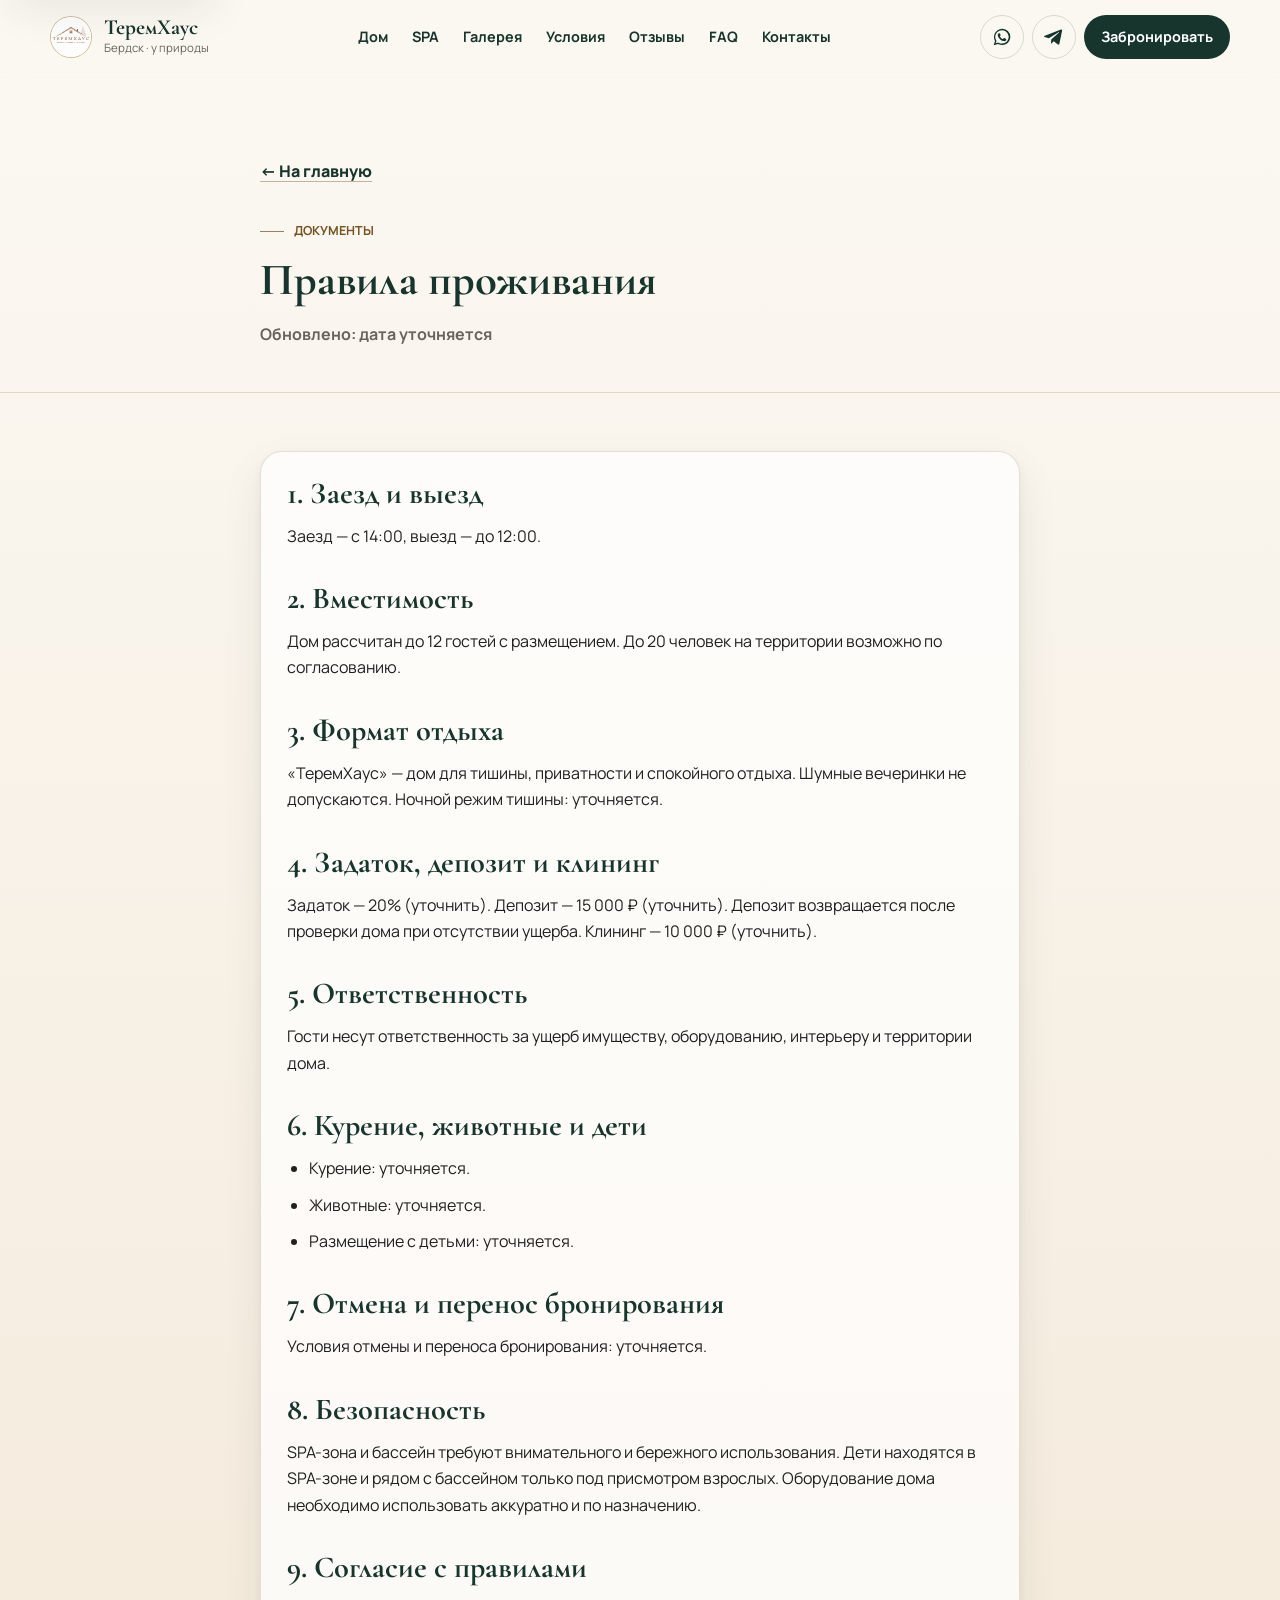
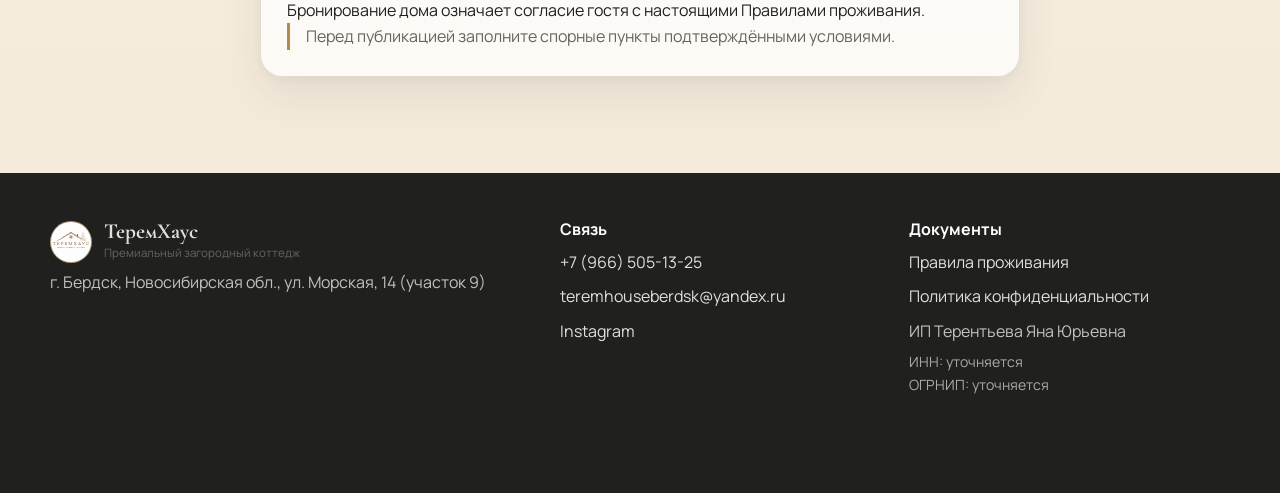
<file: house-rules.html>
<!doctype html>
<html lang="ru">
  <head>
    <meta charset="utf-8">
    <meta name="viewport" content="width=device-width, initial-scale=1">
    <title>Правила проживания — ТеремХаус</title>
    <meta
      name="description"
      content="Правила проживания в загородном коттедже «ТеремХаус»: заезд и выезд, вместимость, тишина, депозит, безопасность SPA и условия бронирования."
    >
    <meta name="theme-color" content="#17352d">
    <link rel="icon" href="assets/img/favicon.svg" type="image/svg+xml">
    <link rel="preconnect" href="https://fonts.googleapis.com">
    <link rel="preconnect" href="https://fonts.gstatic.com" crossorigin>
    <link
      href="https://fonts.googleapis.com/css2?family=Cormorant+Garamond:wght@500;600;700&family=Manrope:wght@400;500;600;700&display=swap"
      rel="stylesheet"
    >
    <link rel="stylesheet" href="assets/css/styles.css">
  </head>
  <body>
    <a class="skip-link" href="#main">Перейти к содержанию</a>

    <header class="site-header" data-header>
      <div class="container header-inner">
        <a class="brand" href="index.html#top" aria-label="ТеремХаус — на главную">
          <span class="brand-mark" aria-hidden="true">
            <img src="assets/img/favicon.svg" alt="ТеремХаус" width="40" height="40">
          </span>
          <span class="brand-text">
            <span>ТеремХаус</span>
            <small>Бердск · у природы</small>
          </span>
        </a>

        <button class="nav-toggle" type="button" aria-controls="primary-navigation" aria-expanded="false" data-nav-toggle>
          <span class="sr-only">Открыть меню</span>
          <span aria-hidden="true"></span>
          <span aria-hidden="true"></span>
          <span aria-hidden="true"></span>
        </button>

        <nav class="primary-nav" id="primary-navigation" aria-label="Основная навигация" data-nav>
          <a href="index.html#home">Дом</a>
          <a href="index.html#spa">SPA</a>
          <a href="index.html#gallery">Галерея</a>
          <a href="index.html#terms">Условия</a>
          <a href="index.html#reviews">Отзывы</a>
          <a href="index.html#faq">FAQ</a>
          <a href="index.html#contacts">Контакты</a>
        </nav>

        <div class="header-actions">
          <a class="icon-link" href="#" data-link="whatsapp" aria-label="Написать в WhatsApp">
            <svg viewBox="0 0 24 24" aria-hidden="true">
              <path d="M19.1 4.9A9.9 9.9 0 0 0 3.6 16.8L2 22l5.3-1.5A9.9 9.9 0 0 0 22 12a9.8 9.8 0 0 0-2.9-7.1Zm-7.1 15a8 8 0 0 1-4.1-1.1l-.3-.2-3.1.9.9-3-.2-.3A8 8 0 1 1 12 19.9Zm4.4-6c-.2-.1-1.4-.7-1.6-.8-.2-.1-.4-.1-.6.1-.2.3-.7.8-.8 1-.2.2-.3.2-.6.1a6.5 6.5 0 0 1-1.9-1.2 7 7 0 0 1-1.3-1.7c-.1-.2 0-.4.1-.5l.4-.5.2-.4c.1-.1 0-.3 0-.4l-.7-1.6c-.2-.4-.4-.4-.6-.4h-.5c-.2 0-.5.1-.7.3-.2.3-.9.9-.9 2.1 0 1.2.9 2.4 1 2.5.1.2 1.8 2.8 4.4 3.9.6.3 1.1.4 1.5.5.6.2 1.2.2 1.6.1.5-.1 1.4-.6 1.6-1.1.2-.6.2-1 .1-1.1-.1-.1-.3-.2-.5-.3Z"/>
            </svg>
          </a>
          <a class="icon-link" href="#" data-link="telegram" aria-label="Написать в Telegram">
            <svg viewBox="0 0 24 24" aria-hidden="true">
              <path d="M21.7 4.4 18.5 20c-.2 1.1-.9 1.4-1.8.9l-5-3.7-2.4 2.3c-.3.3-.5.5-1 .5l.4-5.1 9.3-8.4c.4-.4-.1-.6-.6-.2L5.8 13.6l-5-1.6c-1.1-.3-1.1-1.1.2-1.6L20.3 3c.9-.3 1.7.2 1.4 1.4Z"/>
            </svg>
          </a>
          <a class="btn btn-small btn-primary" href="index.html#contacts">Забронировать</a>
        </div>
      </div>
    </header>

    <main class="legal-main" id="main">
      <section class="legal-hero">
        <div class="legal-shell">
          <a class="legal-back" href="index.html">← На главную</a>
          <p class="eyebrow">Документы</p>
          <h1>Правила проживания</h1>
          <p class="legal-updated">Обновлено: <span data-config-text="docs.rulesUpdated" data-config-fallback="дата уточняется">дата уточняется</span></p>
        </div>
      </section>

      <section class="legal-document" aria-labelledby="rules-title">
        <div class="legal-shell legal-card">
          <section>
            <h2 id="rules-title">1. Заезд и выезд</h2>
            <p>Заезд — <span data-field="checkIn">с&nbsp;14:00</span>, выезд — <span data-field="checkOut">до&nbsp;12:00</span>.</p>
          </section>

          <section>
            <h2>2. Вместимость</h2>
            <p>
              Дом рассчитан до&nbsp;12 гостей с размещением. До&nbsp;20 человек на территории возможно
              по согласованию.
            </p>
          </section>

          <section>
            <h2>3. Формат отдыха</h2>
            <p>
              «ТеремХаус» — дом для тишины, приватности и спокойного отдыха. Шумные вечеринки
              не допускаются. Ночной режим тишины:
              <span data-config-text="docs.quietHours">уточняется</span>.
            </p>
          </section>

          <section>
            <h2>4. Задаток, депозит и клининг</h2>
            <p>
              Задаток — <span data-field="prepayment">20% (уточнить)</span>.
              Депозит — <span data-field="deposit">15&nbsp;000&nbsp;₽ (уточнить)</span>. Депозит возвращается
              после проверки дома при отсутствии ущерба. Клининг — <span data-field="cleaning">10&nbsp;000&nbsp;₽ (уточнить)</span>.
            </p>
          </section>

          <section>
            <h2>5. Ответственность</h2>
            <p>
              Гости несут ответственность за ущерб имуществу, оборудованию, интерьеру и территории дома.
            </p>
          </section>

          <section>
            <h2>6. Курение, животные и дети</h2>
            <ul>
              <li>Курение: <span data-config-text="docs.smoking">уточняется</span>.</li>
              <li>Животные: <span data-config-text="docs.pets">уточняется</span>.</li>
              <li>Размещение с детьми: <span data-config-text="docs.children">уточняется</span>.</li>
            </ul>
          </section>

          <section>
            <h2>7. Отмена и перенос бронирования</h2>
            <p>Условия отмены и переноса бронирования: <span data-config-text="docs.cancellation">уточняется</span>.</p>
          </section>

          <section>
            <h2>8. Безопасность</h2>
            <p>
              SPA-зона и бассейн требуют внимательного и бережного использования. Дети находятся
              в SPA-зоне и рядом с бассейном только под присмотром взрослых. Оборудование дома
              необходимо использовать аккуратно и по назначению.
            </p>
          </section>

          <section>
            <h2>9. Согласие с правилами</h2>
            <p>
              Бронирование дома означает согласие гостя с настоящими Правилами проживания.
            </p>
          </section>

          <p class="legal-note">
            Перед публикацией заполните спорные пункты подтверждёнными условиями.
          </p>
        </div>
      </section>
    </main>

    <footer class="site-footer">
      <div class="container footer-grid">
        <div>
          <a class="brand footer-brand" href="index.html#top" aria-label="ТеремХаус — на главную">
            <span class="brand-mark" aria-hidden="true">
              <img src="assets/img/favicon.svg" alt="ТеремХаус" width="40" height="40">
            </span>
            <span class="brand-text">
              <span>ТеремХаус</span>
              <small>Премиальный загородный коттедж</small>
            </span>
          </a>
          <p>г. Бердск, Новосибирская обл., ул. Морская, 14 (участок&nbsp;9)</p>
        </div>
        <div>
          <h2>Связь</h2>
          <ul>
            <li><a href="#" data-link="phone" data-contact="phone">Телефон для связи</a></li>
            <li><a href="#" data-link="email" data-contact="email">Email для связи</a></li>
            <li><a href="#" data-link="instagram">Instagram</a></li>
          </ul>
        </div>
        <div>
          <h2>Документы</h2>
          <ul>
            <li><a href="house-rules.html">Правила проживания</a></li>
            <li><a href="privacy-policy.html">Политика конфиденциальности</a></li>
            <li>
              <span data-config-text="owner.ip">ИП Терентьева Яна Юрьевна</span>
              <!-- TODO: заменить реквизиты на подтверждённые данные. -->
              <span class="footer-requisites">
                ИНН: <span data-config-text="owner.inn">уточняется</span><br>
                ОГРНИП: <span data-config-text="owner.ogrnip">уточняется</span>
              </span>
            </li>
          </ul>
        </div>
      </div>
    </footer>

    <script src="assets/js/site-config.js" defer></script>
    <script src="assets/js/main.js" defer></script>
  </body>
</html>
</file>
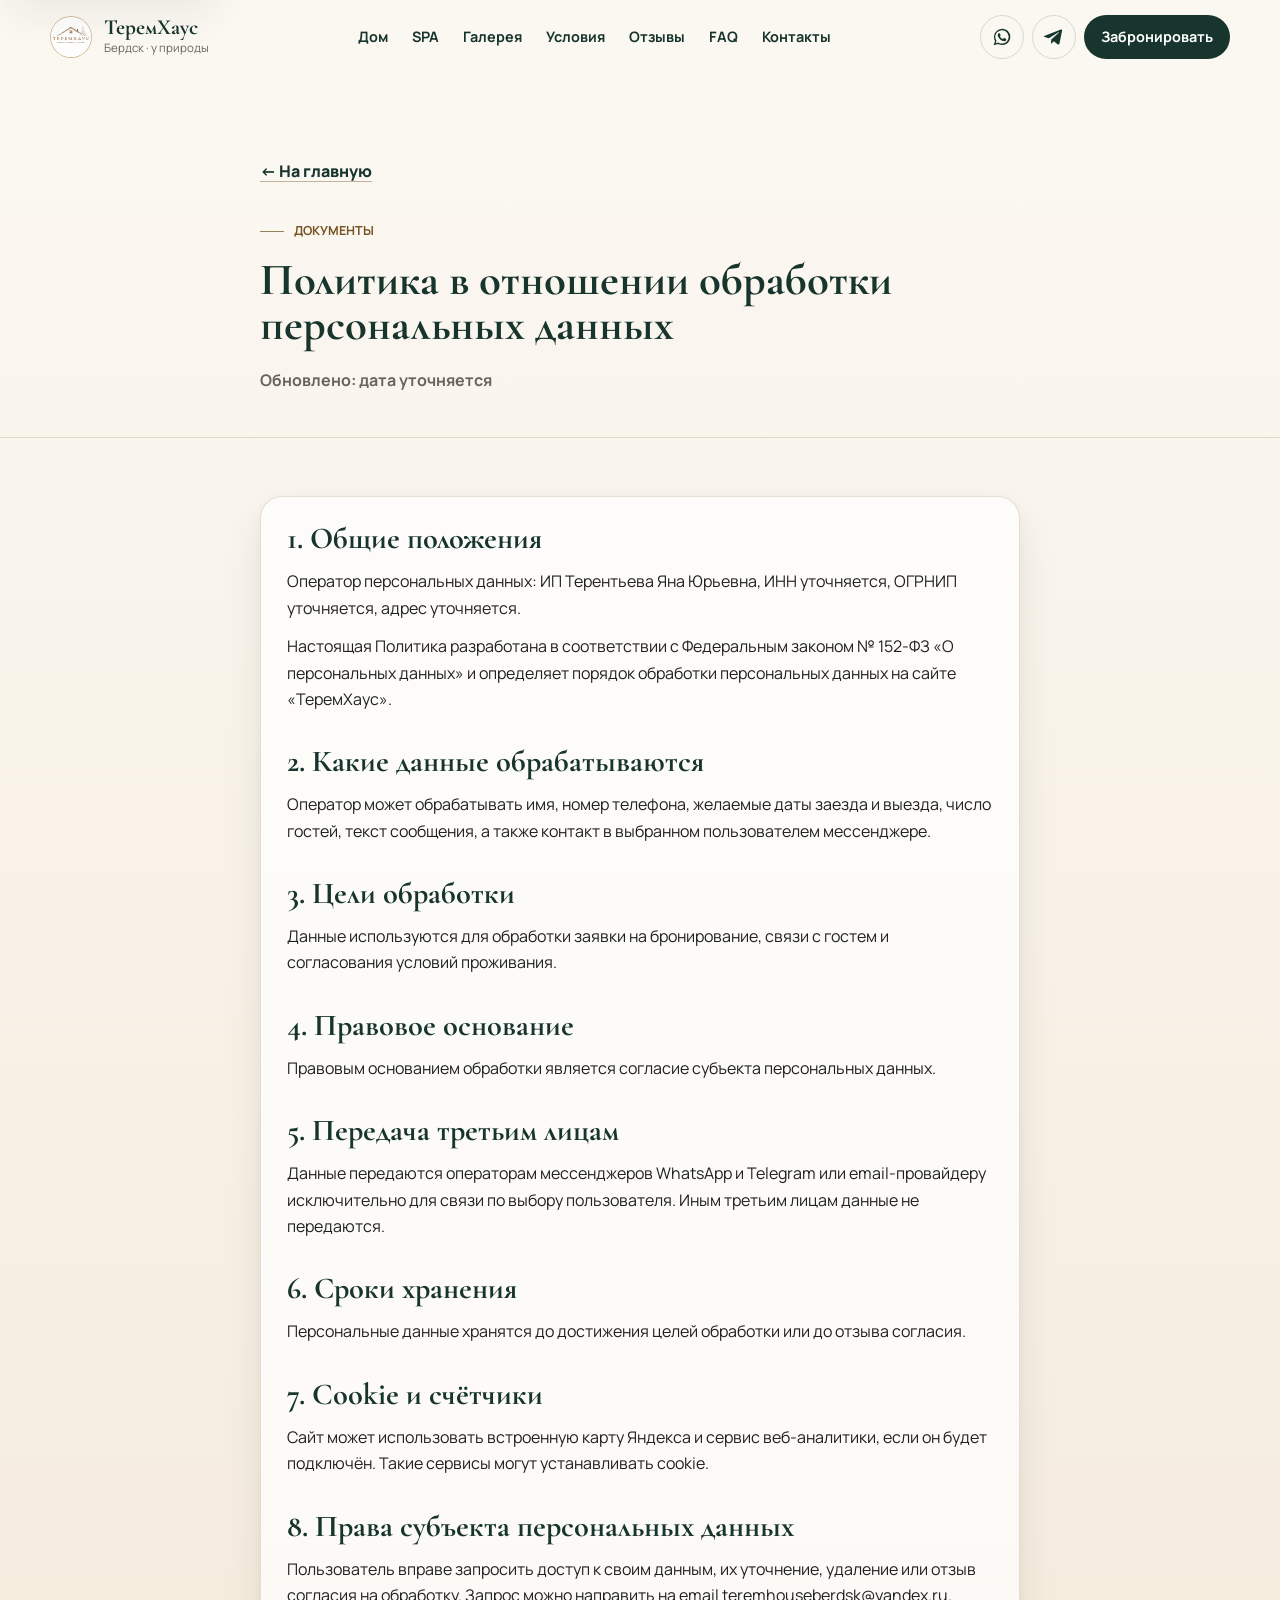
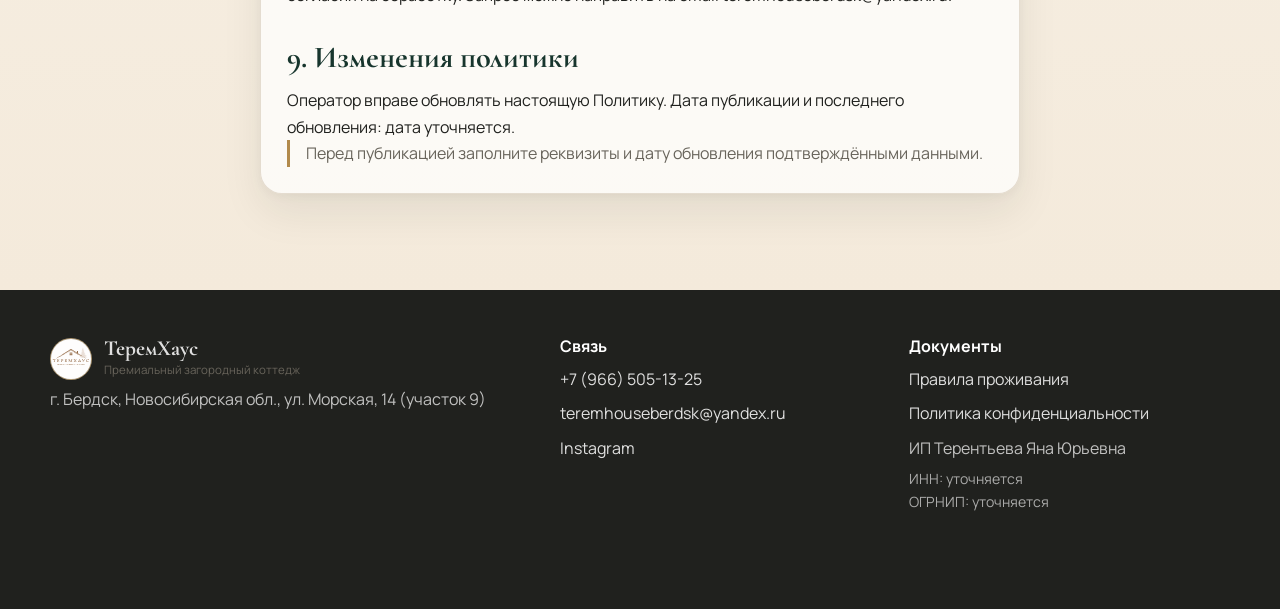
<file: privacy-policy.html>
<!doctype html>
<html lang="ru">
  <head>
    <meta charset="utf-8">
    <meta name="viewport" content="width=device-width, initial-scale=1">
    <title>Политика в отношении обработки персональных данных — ТеремХаус</title>
    <meta
      name="description"
      content="Политика в отношении обработки персональных данных сайта «ТеремХаус»: состав данных, цели обработки, права субъекта и порядок отзыва согласия."
    >
    <meta name="theme-color" content="#17352d">
    <link rel="icon" href="assets/img/favicon.svg" type="image/svg+xml">
    <link rel="preconnect" href="https://fonts.googleapis.com">
    <link rel="preconnect" href="https://fonts.gstatic.com" crossorigin>
    <link
      href="https://fonts.googleapis.com/css2?family=Cormorant+Garamond:wght@500;600;700&family=Manrope:wght@400;500;600;700&display=swap"
      rel="stylesheet"
    >
    <link rel="stylesheet" href="assets/css/styles.css">
  </head>
  <body>
    <a class="skip-link" href="#main">Перейти к содержанию</a>

    <header class="site-header" data-header>
      <div class="container header-inner">
        <a class="brand" href="index.html#top" aria-label="ТеремХаус — на главную">
          <span class="brand-mark" aria-hidden="true">
            <img src="assets/img/favicon.svg" alt="ТеремХаус" width="40" height="40">
          </span>
          <span class="brand-text">
            <span>ТеремХаус</span>
            <small>Бердск · у природы</small>
          </span>
        </a>

        <button class="nav-toggle" type="button" aria-controls="primary-navigation" aria-expanded="false" data-nav-toggle>
          <span class="sr-only">Открыть меню</span>
          <span aria-hidden="true"></span>
          <span aria-hidden="true"></span>
          <span aria-hidden="true"></span>
        </button>

        <nav class="primary-nav" id="primary-navigation" aria-label="Основная навигация" data-nav>
          <a href="index.html#home">Дом</a>
          <a href="index.html#spa">SPA</a>
          <a href="index.html#gallery">Галерея</a>
          <a href="index.html#terms">Условия</a>
          <a href="index.html#reviews">Отзывы</a>
          <a href="index.html#faq">FAQ</a>
          <a href="index.html#contacts">Контакты</a>
        </nav>

        <div class="header-actions">
          <a class="icon-link" href="#" data-link="whatsapp" aria-label="Написать в WhatsApp">
            <svg viewBox="0 0 24 24" aria-hidden="true">
              <path d="M19.1 4.9A9.9 9.9 0 0 0 3.6 16.8L2 22l5.3-1.5A9.9 9.9 0 0 0 22 12a9.8 9.8 0 0 0-2.9-7.1Zm-7.1 15a8 8 0 0 1-4.1-1.1l-.3-.2-3.1.9.9-3-.2-.3A8 8 0 1 1 12 19.9Zm4.4-6c-.2-.1-1.4-.7-1.6-.8-.2-.1-.4-.1-.6.1-.2.3-.7.8-.8 1-.2.2-.3.2-.6.1a6.5 6.5 0 0 1-1.9-1.2 7 7 0 0 1-1.3-1.7c-.1-.2 0-.4.1-.5l.4-.5.2-.4c.1-.1 0-.3 0-.4l-.7-1.6c-.2-.4-.4-.4-.6-.4h-.5c-.2 0-.5.1-.7.3-.2.3-.9.9-.9 2.1 0 1.2.9 2.4 1 2.5.1.2 1.8 2.8 4.4 3.9.6.3 1.1.4 1.5.5.6.2 1.2.2 1.6.1.5-.1 1.4-.6 1.6-1.1.2-.6.2-1 .1-1.1-.1-.1-.3-.2-.5-.3Z"/>
            </svg>
          </a>
          <a class="icon-link" href="#" data-link="telegram" aria-label="Написать в Telegram">
            <svg viewBox="0 0 24 24" aria-hidden="true">
              <path d="M21.7 4.4 18.5 20c-.2 1.1-.9 1.4-1.8.9l-5-3.7-2.4 2.3c-.3.3-.5.5-1 .5l.4-5.1 9.3-8.4c.4-.4-.1-.6-.6-.2L5.8 13.6l-5-1.6c-1.1-.3-1.1-1.1.2-1.6L20.3 3c.9-.3 1.7.2 1.4 1.4Z"/>
            </svg>
          </a>
          <a class="btn btn-small btn-primary" href="index.html#contacts">Забронировать</a>
        </div>
      </div>
    </header>

    <main class="legal-main" id="main">
      <section class="legal-hero">
        <div class="legal-shell">
          <a class="legal-back" href="index.html">← На главную</a>
          <p class="eyebrow">Документы</p>
          <h1>Политика в отношении обработки персональных данных</h1>
          <p class="legal-updated">Обновлено: <span data-config-text="docs.privacyUpdated" data-config-fallback="дата уточняется">дата уточняется</span></p>
        </div>
      </section>

      <section class="legal-document" aria-labelledby="privacy-title">
        <div class="legal-shell legal-card">
          <section>
            <h2 id="privacy-title">1. Общие положения</h2>
            <p>
              Оператор персональных данных:
              <span data-config-text="owner.ip">ИП Терентьева Яна Юрьевна</span>,
              ИНН <span data-config-text="owner.inn">уточняется</span>,
              ОГРНИП <span data-config-text="owner.ogrnip">уточняется</span>,
              адрес <span data-config-text="owner.address">уточняется</span>.
            </p>
            <p>
              Настоящая Политика разработана в соответствии с Федеральным законом №&nbsp;152-ФЗ
              «О персональных данных» и определяет порядок обработки персональных данных на сайте
              «ТеремХаус».
            </p>
          </section>

          <section>
            <h2>2. Какие данные обрабатываются</h2>
            <p>
              Оператор может обрабатывать имя, номер телефона, желаемые даты заезда и выезда,
              число гостей, текст сообщения, а также контакт в выбранном пользователем мессенджере.
            </p>
          </section>

          <section>
            <h2>3. Цели обработки</h2>
            <p>
              Данные используются для обработки заявки на бронирование, связи с гостем и согласования
              условий проживания.
            </p>
          </section>

          <section>
            <h2>4. Правовое основание</h2>
            <p>
              Правовым основанием обработки является согласие субъекта персональных данных.
            </p>
          </section>

          <section>
            <h2>5. Передача третьим лицам</h2>
            <p>
              Данные передаются операторам мессенджеров WhatsApp и Telegram или email-провайдеру
              исключительно для связи по выбору пользователя. Иным третьим лицам данные не передаются.
            </p>
          </section>

          <section>
            <h2>6. Сроки хранения</h2>
            <p>
              Персональные данные хранятся до достижения целей обработки или до отзыва согласия.
            </p>
          </section>

          <section>
            <h2>7. Cookie и счётчики</h2>
            <p>
              Сайт может использовать встроенную карту Яндекса и сервис веб-аналитики, если он будет
              подключён. Такие сервисы могут устанавливать cookie.
            </p>
          </section>

          <section>
            <h2>8. Права субъекта персональных данных</h2>
            <p>
              Пользователь вправе запросить доступ к своим данным, их уточнение, удаление или отзыв
              согласия на обработку. Запрос можно направить на email
              <a href="#" data-link="email" data-contact="email">Email для связи</a>.
            </p>
          </section>

          <section>
            <h2>9. Изменения политики</h2>
            <p>
              Оператор вправе обновлять настоящую Политику. Дата публикации и последнего обновления:
              <span data-config-text="docs.privacyUpdated" data-config-fallback="дата уточняется">дата уточняется</span>.
            </p>
          </section>

          <p class="legal-note">
            Перед публикацией заполните реквизиты и дату обновления подтверждёнными данными.
          </p>
        </div>
      </section>
    </main>

    <footer class="site-footer">
      <div class="container footer-grid">
        <div>
          <a class="brand footer-brand" href="index.html#top" aria-label="ТеремХаус — на главную">
            <span class="brand-mark" aria-hidden="true">
              <img src="assets/img/favicon.svg" alt="ТеремХаус" width="40" height="40">
            </span>
            <span class="brand-text">
              <span>ТеремХаус</span>
              <small>Премиальный загородный коттедж</small>
            </span>
          </a>
          <p>г. Бердск, Новосибирская обл., ул. Морская, 14 (участок&nbsp;9)</p>
        </div>
        <div>
          <h2>Связь</h2>
          <ul>
            <li><a href="#" data-link="phone" data-contact="phone">Телефон для связи</a></li>
            <li><a href="#" data-link="email" data-contact="email">Email для связи</a></li>
            <li><a href="#" data-link="instagram">Instagram</a></li>
          </ul>
        </div>
        <div>
          <h2>Документы</h2>
          <ul>
            <li><a href="house-rules.html">Правила проживания</a></li>
            <li><a href="privacy-policy.html">Политика конфиденциальности</a></li>
            <li>
              <span data-config-text="owner.ip">ИП Терентьева Яна Юрьевна</span>
              <!-- TODO: заменить реквизиты на подтверждённые данные. -->
              <span class="footer-requisites">
                ИНН: <span data-config-text="owner.inn">уточняется</span><br>
                ОГРНИП: <span data-config-text="owner.ogrnip">уточняется</span>
              </span>
            </li>
          </ul>
        </div>
      </div>
    </footer>

    <script src="assets/js/site-config.js" defer></script>
    <script src="assets/js/main.js" defer></script>
  </body>
</html>
</file>
<file: assets/css/styles.css>
:root {
  --color-pine: #17352d;
  --color-pine-2: #24463c;
  --color-moss: #687969;
  --color-cream: #fbf8f2;
  --color-linen: #f4eadb;
  --color-sand: #dcc6a7;
  --color-brass: #b28a4b;
  --color-brass-dark: #765322;
  --color-graphite: #20211e;
  --color-muted: #68645b;
  --color-white: #ffffff;
  --color-whatsapp: #1f7a4d;
  --color-telegram: #2f77a8;
  --border-warm: rgba(118, 83, 34, 0.18);
  --shadow-soft: 0 28px 70px rgba(27, 34, 29, 0.1), 0 8px 22px rgba(27, 34, 29, 0.06);
  --shadow-card: 0 18px 42px rgba(27, 34, 29, 0.08), 0 3px 10px rgba(27, 34, 29, 0.04);
  --shadow-card-hover: 0 24px 52px rgba(27, 34, 29, 0.12), 0 5px 14px rgba(27, 34, 29, 0.05);
  --radius-sm: 8px;
  --radius-md: 14px;
  --radius-lg: 22px;
  --container: 1180px;
  --header-height: 74px;
  --font-heading: "Cormorant Garamond", Georgia, serif;
  --font-body: "Manrope", Arial, sans-serif;
}

*,
*::before,
*::after {
  box-sizing: border-box;
}

html {
  scroll-behavior: smooth;
  scroll-padding-top: 92px;
}

body {
  margin: 0;
  background: var(--color-cream);
  color: var(--color-graphite);
  font-family: var(--font-body);
  font-size: 16px;
  line-height: 1.65;
  letter-spacing: 0;
  text-rendering: optimizeLegibility;
}

body.nav-open,
body.lightbox-open {
  overflow: hidden;
}

img,
svg {
  display: block;
}

img {
  max-width: 100%;
  height: auto;
}

a {
  color: inherit;
  text-decoration: none;
}

a:hover {
  color: var(--color-brass-dark);
}

button,
input,
textarea {
  font: inherit;
}

button {
  cursor: pointer;
}

:focus-visible {
  outline: 3px solid rgba(178, 138, 75, 0.82);
  outline-offset: 4px;
}

::selection {
  background: rgba(178, 138, 75, 0.28);
}

.sr-only {
  position: absolute;
  width: 1px;
  height: 1px;
  padding: 0;
  margin: -1px;
  overflow: hidden;
  clip: rect(0, 0, 0, 0);
  white-space: nowrap;
  border: 0;
}

.skip-link {
  position: fixed;
  top: 12px;
  left: 12px;
  z-index: 2000;
  transform: translateY(-140%);
  padding: 10px 14px;
  border-radius: var(--radius-sm);
  background: var(--color-white);
  color: var(--color-pine);
  box-shadow: var(--shadow-card);
  transition: transform 180ms ease;
}

.skip-link:focus {
  transform: translateY(0);
}

.container {
  width: min(100% - 32px, var(--container));
  margin-inline: auto;
}

.section {
  padding: 88px 0;
}

.section-heading {
  max-width: 680px;
}

.section-heading-wide {
  max-width: 760px;
  margin-bottom: 42px;
}

.eyebrow {
  display: flex;
  align-items: center;
  gap: 10px;
  margin: 0 0 16px;
  color: var(--color-brass-dark);
  font-size: 0.78rem;
  font-weight: 700;
  text-transform: uppercase;
}

.eyebrow::before {
  width: 24px;
  height: 1px;
  flex: 0 0 24px;
  background: currentColor;
  content: "";
  opacity: 0.72;
}

h1,
h2,
h3,
p {
  margin-top: 0;
}

h1,
h2,
h3 {
  color: var(--color-pine);
  font-family: var(--font-heading);
  font-weight: 700;
  line-height: 1.02;
  letter-spacing: 0;
}

h1 {
  max-width: 920px;
  margin-bottom: 22px;
  color: var(--color-white);
  font-size: 3.35rem;
}

h2 {
  margin-bottom: 22px;
  font-size: 2.55rem;
}

h3 {
  margin-bottom: 10px;
  font-size: 1.55rem;
}

p {
  margin-bottom: 0;
}

.section-heading > p:not(.eyebrow),
.prose,
.spa-copy > p,
.hero-lead,
.quiet-note,
.formats-section .section-heading > p,
.contact-card > p,
.location-section .section-heading > p {
  max-width: 68ch;
}

.muted {
  color: var(--color-muted);
}

.prose p + p {
  margin-top: 18px;
}

.btn {
  display: inline-flex;
  min-height: 48px;
  align-items: center;
  justify-content: center;
  gap: 8px;
  border: 1px solid transparent;
  border-radius: 999px;
  padding: 12px 20px;
  color: inherit;
  font-weight: 700;
  line-height: 1.2;
  text-align: center;
  transition: transform 180ms ease, background 180ms ease, border-color 180ms ease, color 180ms ease;
}

.btn:hover {
  transform: translateY(-1px);
}

.btn-primary {
  background: var(--color-pine);
  color: var(--color-white);
}

.btn-primary:hover {
  background: var(--color-pine-2);
  color: var(--color-white);
}

.btn-secondary {
  border-color: rgba(23, 53, 45, 0.22);
  background: rgba(255, 255, 255, 0.66);
  color: var(--color-pine);
}

.btn-secondary:hover {
  border-color: rgba(178, 138, 75, 0.7);
  background: var(--color-white);
}

.btn-ghost-on-dark {
  border-color: rgba(255, 255, 255, 0.48);
  color: var(--color-white);
  backdrop-filter: blur(10px);
}

.btn-ghost-on-dark:hover {
  border-color: var(--color-white);
  background: rgba(255, 255, 255, 0.12);
  color: var(--color-white);
}

.btn-small {
  min-height: 44px;
  padding: 10px 16px;
  font-size: 0.9rem;
}

.btn-text {
  min-height: 44px;
  padding-inline: 4px;
  color: var(--color-pine);
}

.btn-whatsapp {
  min-height: 48px;
  background: var(--color-whatsapp);
  color: var(--color-white);
}

.btn-whatsapp:hover {
  background: #17633d;
  color: var(--color-white);
}

.site-header {
  position: sticky;
  top: 0;
  z-index: 1000;
  border-bottom: 1px solid rgba(255, 255, 255, 0.14);
  background: rgba(251, 248, 242, 0.86);
  backdrop-filter: blur(18px);
  transition: box-shadow 180ms ease, background 180ms ease;
}

.site-header.is-scrolled {
  background: rgba(251, 248, 242, 0.96);
  box-shadow: 0 10px 30px rgba(27, 34, 29, 0.08);
}

.header-inner {
  min-height: var(--header-height);
  display: flex;
  align-items: center;
  justify-content: space-between;
  gap: 18px;
}

.brand {
  display: inline-flex;
  align-items: center;
  gap: 12px;
  color: var(--color-pine);
}

.brand:hover {
  color: var(--color-pine);
}

.brand-mark {
  display: grid;
  width: 42px;
  height: 42px;
  place-items: center;
  border: 1px solid rgba(178, 138, 75, 0.58);
  border-radius: 50%;
  overflow: hidden;
  background: rgba(255, 255, 255, 0.62);
}

.brand-mark img {
  width: 40px;
  height: 40px;
  object-fit: contain;
}

.brand-text {
  display: grid;
  gap: 0;
}

.brand-text span {
  font-family: var(--font-heading);
  font-size: 1.35rem;
  font-weight: 700;
  line-height: 1;
}

.brand-text small {
  color: var(--color-muted);
  font-size: 0.72rem;
}

.nav-toggle {
  position: relative;
  display: inline-grid;
  width: 46px;
  height: 46px;
  place-items: center;
  border: 1px solid rgba(23, 53, 45, 0.16);
  border-radius: 50%;
  background: transparent;
}

.nav-toggle span:not(.sr-only) {
  position: absolute;
  left: 13px;
  width: 19px;
  height: 2px;
  border-radius: 999px;
  background: var(--color-pine);
  transition: transform 180ms ease, opacity 180ms ease;
}

.nav-toggle span:nth-child(2) {
  top: 14px;
}

.nav-toggle span:nth-child(3) {
  top: 21px;
}

.nav-toggle span:nth-child(4) {
  top: 28px;
}

.nav-open .nav-toggle span:nth-child(2) {
  top: 21px;
  transform: rotate(45deg);
}

.nav-open .nav-toggle span:nth-child(3) {
  opacity: 0;
}

.nav-open .nav-toggle span:nth-child(4) {
  top: 21px;
  transform: rotate(-45deg);
}

.primary-nav {
  position: fixed;
  inset: var(--header-height) 16px auto;
  display: grid;
  gap: 2px;
  padding: 14px;
  border: 1px solid rgba(23, 53, 45, 0.1);
  border-radius: var(--radius-md);
  background: var(--color-cream);
  box-shadow: var(--shadow-soft);
  opacity: 0;
  transform: translateY(-12px);
  visibility: hidden;
  transition: opacity 180ms ease, transform 180ms ease, visibility 180ms ease;
}

.primary-nav.is-open {
  opacity: 1;
  transform: translateY(0);
  visibility: visible;
}

.primary-nav a {
  position: relative;
  border-radius: var(--radius-sm);
  padding: 12px 14px;
  color: var(--color-pine);
  font-weight: 700;
}

.primary-nav a:hover {
  background: rgba(178, 138, 75, 0.12);
}

.primary-nav a::after {
  position: absolute;
  right: 14px;
  bottom: 7px;
  left: 14px;
  height: 1px;
  background: var(--color-brass-dark);
  content: "";
  opacity: 0;
  transform: scaleX(0.35);
  transition: opacity 180ms ease, transform 180ms ease;
}

.primary-nav a.is-active::after {
  opacity: 1;
  transform: scaleX(1);
}

.header-actions {
  display: none;
  align-items: center;
  gap: 8px;
}

.icon-link {
  display: grid;
  width: 44px;
  height: 44px;
  place-items: center;
  border: 1px solid rgba(23, 53, 45, 0.16);
  border-radius: 50%;
  color: var(--color-pine);
  transition: background 180ms ease, color 180ms ease, transform 180ms ease;
}

.icon-link svg,
.line-icon svg,
.round-button svg,
.floating-messengers svg,
.lightbox svg {
  width: 20px;
  height: 20px;
  fill: currentColor;
}

.icon-link:hover {
  background: var(--color-pine);
  color: var(--color-white);
  transform: translateY(-1px);
}

.hero {
  position: relative;
  min-height: calc(100svh - 26px);
  display: grid;
  align-items: center;
  overflow: hidden;
  color: var(--color-white);
}

.hero-media {
  position: absolute;
  inset: 0;
  width: 100%;
  height: 100%;
  object-fit: cover;
  transform: translateY(var(--hero-parallax, 0));
  transition: transform 80ms linear;
}

.hero-overlay {
  position: absolute;
  inset: 0;
  background:
    linear-gradient(180deg, rgba(8, 20, 17, 0.3), rgba(8, 20, 17, 0.32) 38%, rgba(8, 20, 17, 0.88)),
    linear-gradient(90deg, rgba(8, 20, 17, 0.92), rgba(8, 20, 17, 0.62) 56%, rgba(8, 20, 17, 0.28));
}

.hero-content {
  position: relative;
  z-index: 1;
  padding: 86px 0 184px;
}

.hero .eyebrow {
  color: var(--color-sand);
}

.hero-lead {
  max-width: 660px;
  color: rgba(255, 255, 255, 0.9);
  font-size: 1.08rem;
}

.hero-actions {
  display: flex;
  flex-wrap: wrap;
  gap: 12px;
  margin-top: 30px;
}

.hero-actions .btn-primary {
  border-color: #c39a59;
  background: var(--color-brass);
  color: #14251f;
  box-shadow: 0 12px 30px rgba(8, 20, 17, 0.24);
}

.hero-actions .btn-primary:hover {
  border-color: var(--color-sand);
  background: #c39a59;
  color: #14251f;
}

.hero-text-link {
  display: inline-block;
  margin-top: 18px;
  border-bottom: 1px solid rgba(255, 255, 255, 0.52);
  color: rgba(255, 255, 255, 0.9);
  font-weight: 700;
}

.hero-text-link:hover {
  border-color: var(--color-sand);
  color: var(--color-sand);
}

.hero-facts {
  position: absolute;
  left: 50%;
  bottom: 20px;
  z-index: 1;
  display: grid;
  grid-template-columns: repeat(3, max-content);
  width: min(100% - 32px, var(--container));
  gap: 10px 0;
  justify-content: start;
  transform: translateX(-50%);
}

.hero-facts span {
  display: inline-flex;
  align-items: center;
  color: rgba(255, 255, 255, 0.94);
  font-size: 0.82rem;
  font-weight: 700;
  white-space: nowrap;
}

.hero-facts span:not(:nth-child(3n + 1))::before {
  width: 4px;
  height: 4px;
  margin: 0 10px;
  border-radius: 50%;
  background: var(--color-sand);
  content: "";
}

.trust-section {
  padding-top: 68px;
}

.trust-grid {
  display: grid;
  gap: 26px;
}

.trust-points article,
.feature-card,
.audience-cards article,
.review-card,
.contact-card,
.contact-aside,
.map-card {
  border: 1px solid var(--border-warm);
  border-radius: var(--radius-md);
  background: rgba(255, 255, 255, 0.7);
  box-shadow: var(--shadow-card);
  transition: transform 220ms ease, box-shadow 220ms ease, border-color 220ms ease;
}

.trust-reviews-link {
  width: fit-content;
  border-bottom: 1px solid rgba(178, 138, 75, 0.54);
  color: var(--color-pine);
  font-weight: 800;
}

.trust-points {
  display: grid;
  gap: 12px;
}

.trust-points article {
  display: grid;
  grid-template-columns: auto 1fr;
  gap: 14px;
  border-radius: var(--radius-md);
  padding: 24px;
}

.line-icon {
  display: grid;
  width: 42px;
  height: 42px;
  flex: 0 0 42px;
  place-items: center;
  border-radius: 50%;
  background: rgba(178, 138, 75, 0.14);
  color: var(--color-brass-dark);
}

.line-icon svg {
  width: 18px;
  height: 18px;
}

.trust-points h3,
.feature-card h3,
.audience-cards h3 {
  font-family: var(--font-body);
  font-size: 1.02rem;
  font-weight: 800;
  line-height: 1.25;
}

.trust-points p,
.format-copy p,
.format-panel p,
.feature-card p,
.audience-cards p,
.quiet-note,
.terms-list dd,
.location-list,
.review-card span {
  color: var(--color-muted);
}

.section.formats-section {
  overflow: hidden;
  background: linear-gradient(180deg, var(--color-cream), var(--color-linen) 32%, var(--color-pine) 32%);
  padding-bottom: 0;
}

.formats-scenes {
  display: grid;
  width: 100vw;
  margin-left: calc(50% - 50vw);
}

.format-scene.accordion-item {
  position: relative;
  min-height: 92svh;
  border: 0;
  border-radius: 0;
  background-color: var(--color-pine);
  background-image: var(--format-image);
  background-position: center;
  background-size: cover;
  color: var(--color-white);
  overflow: hidden;
}

.format-scene-media {
  position: absolute;
  inset: 0;
  width: 100%;
  height: 100%;
  max-width: none;
  object-fit: cover;
  opacity: 0.96;
  transform: scale(1.04);
  animation: format-ken-burns 18s ease-out both;
}

.format-scene-shade {
  position: absolute;
  inset: 0;
  z-index: 1;
  background:
    linear-gradient(90deg, rgba(9, 22, 18, 0.9), rgba(9, 22, 18, 0.48) 42%, rgba(9, 22, 18, 0.18)),
    linear-gradient(180deg, rgba(9, 22, 18, 0.2), rgba(9, 22, 18, 0.72));
}

.format-scene-right .format-scene-shade {
  background:
    linear-gradient(270deg, rgba(9, 22, 18, 0.9), rgba(9, 22, 18, 0.48) 42%, rgba(9, 22, 18, 0.18)),
    linear-gradient(180deg, rgba(9, 22, 18, 0.2), rgba(9, 22, 18, 0.72));
}

.format-scene-center .format-scene-shade {
  background:
    radial-gradient(circle at 50% 54%, rgba(9, 22, 18, 0.42), rgba(9, 22, 18, 0.88) 70%),
    linear-gradient(180deg, rgba(9, 22, 18, 0.18), rgba(9, 22, 18, 0.78));
}

.format-scene-inner {
  position: relative;
  z-index: 2;
  display: grid;
  width: min(100% - 32px, var(--container));
  min-height: inherit;
  align-items: end;
  margin-inline: auto;
  padding: 112px 0 82px;
}

.format-scene-right .format-scene-inner {
  justify-items: end;
}

.format-scene-center .format-scene-inner {
  justify-items: center;
  text-align: center;
}

.format-scene-copy {
  display: grid;
  width: min(100%, 650px);
  gap: 18px;
  border-left: 1px solid rgba(244, 234, 219, 0.34);
  padding: 34px 0 34px 30px;
}

.format-scene-right .format-scene-copy {
  border-right: 1px solid rgba(244, 234, 219, 0.34);
  border-left: 0;
  padding-right: 30px;
  padding-left: 0;
}

.format-scene-center .format-scene-copy {
  border-right: 0;
  border-left: 0;
  padding-inline: 0;
}

.format-number {
  margin: 0;
  color: rgba(244, 234, 219, 0.76);
  font-size: 0.78rem;
  font-weight: 800;
  letter-spacing: 0.16em;
  text-transform: uppercase;
}

.format-kicker {
  margin: 0;
  color: var(--color-sand);
  font-size: 0.78rem;
  font-weight: 800;
  text-transform: uppercase;
}

.format-scene.accordion-item h3 {
  max-width: 8ch;
  margin: 0;
  color: var(--color-white);
  font-family: var(--font-heading);
  font-size: clamp(3.1rem, 7.2vw, 7.4rem);
  font-weight: 700;
  line-height: 0.92;
  text-wrap: balance;
}

.format-scene-center.accordion-item h3 {
  max-width: 10ch;
  margin-inline: auto;
}

.format-scene-copy > p:not(.format-number, .format-kicker) {
  max-width: 48ch;
  color: rgba(255, 255, 255, 0.9);
  font-size: 1.08rem;
}

.format-scene-center .format-scene-copy > p:not(.format-number, .format-kicker) {
  margin-inline: auto;
}

.format-price {
  display: inline-grid;
  width: fit-content;
  gap: 2px;
  margin: 0;
  border-top: 1px solid rgba(244, 234, 219, 0.28);
  padding-top: 14px;
}

.format-scene-center .format-price {
  margin-inline: auto;
}

.format-price dt,
.format-panel-aside dt,
.format-addons dt {
  color: rgba(32, 33, 30, 0.62);
  font-size: 0.82rem;
  font-weight: 700;
}

.format-scene .format-price dt {
  color: rgba(244, 234, 219, 0.72);
}

.format-price dd,
.format-panel-aside dd,
.format-addons dd {
  margin: 0;
  color: var(--color-pine);
  font-weight: 800;
}

.format-scene .format-price dd {
  color: var(--color-white);
  font-size: 1.08rem;
}

.format-actions {
  display: flex;
  flex-wrap: wrap;
  gap: 12px;
  align-items: center;
}

.format-scene-center .format-actions {
  justify-content: center;
}

.format-scene .format-toggle {
  display: inline-flex;
  width: auto;
  min-width: 170px;
  min-height: 48px;
  align-items: center;
  justify-content: center;
  gap: 8px;
  border: 1px solid rgba(255, 255, 255, 0.48);
  border-radius: 999px;
  padding: 12px 20px;
  background: rgba(255, 255, 255, 0.1);
  color: var(--color-white);
  font-weight: 800;
  text-align: center;
  transition: background 180ms ease, border-color 180ms ease, color 180ms ease, box-shadow 180ms ease;
}

.format-scene .format-toggle:hover {
  border-color: rgba(255, 255, 255, 0.82);
  background: rgba(255, 255, 255, 0.2);
  color: var(--color-white);
}

.format-scene .btn-primary {
  box-shadow: 0 18px 34px rgba(11, 24, 20, 0.24);
}

.format-panel {
  margin-top: 4px;
  text-align: left;
}

.format-panel > .format-panel-inner {
  min-height: 0;
  overflow: hidden;
}

.format-panel-inner {
  display: grid;
  gap: 22px;
  border: 1px solid rgba(255, 255, 255, 0);
  border-radius: var(--radius-md);
  background: rgba(251, 248, 242, 0);
  color: var(--color-graphite);
  box-shadow: none;
}

.format-scene.is-open .format-panel-inner {
  border-color: rgba(255, 255, 255, 0.5);
  padding: 22px;
  background: rgba(251, 248, 242, 0.96);
  box-shadow: 0 24px 58px rgba(5, 14, 12, 0.28);
}

.format-panel p {
  color: var(--color-muted);
}

.format-detail-grid,
.format-addons dl,
.format-panel-aside dl {
  display: grid;
  gap: 12px;
}

.format-detail-grid {
  margin-top: 18px;
}

.format-detail-grid h4,
.format-addons h4 {
  margin: 0 0 10px;
  color: var(--color-pine);
  font-family: var(--font-body);
  font-size: 0.98rem;
  font-weight: 800;
}

.format-detail-grid ul {
  display: grid;
  gap: 8px;
  margin: 0;
  padding-left: 20px;
  color: var(--color-muted);
}

.format-addons {
  margin-top: 18px;
  border: 1px solid var(--border-warm);
  border-radius: var(--radius-sm);
  padding: 16px;
  background: rgba(255, 255, 255, 0.64);
}

.format-addons dl {
  margin: 0;
}

.format-addons dl div,
.format-panel-aside dl div {
  display: grid;
  gap: 2px;
  border-bottom: 1px solid rgba(118, 83, 34, 0.12);
  padding-bottom: 10px;
}

.format-addons dl div:last-child,
.format-panel-aside dl div:last-child {
  border-bottom: 0;
  padding-bottom: 0;
}

.format-panel-aside {
  display: grid;
  gap: 16px;
  align-content: start;
  border: 1px solid rgba(23, 53, 45, 0.1);
  border-radius: var(--radius-sm);
  padding: 16px;
  background: rgba(255, 255, 255, 0.62);
}

.format-panel-aside dl {
  margin: 0;
}

.format-terms-link {
  width: fit-content;
  color: var(--color-pine);
  font-weight: 800;
  text-decoration: underline;
  text-decoration-color: rgba(118, 83, 34, 0.42);
  text-underline-offset: 3px;
}

@keyframes format-ken-burns {
  from {
    transform: scale(1.04);
  }

  to {
    transform: scale(1.1);
  }
}

.concept-section {
  background: var(--color-linen);
}

.two-column {
  display: grid;
  gap: 24px;
}

.media-feature {
  display: grid;
  gap: 24px;
}

.media-stack {
  display: grid;
  grid-template-columns: 1fr;
  gap: 12px;
}

.media-stack img,
.spa-images img,
.gallery-item img {
  width: 100%;
  border-radius: var(--radius-lg);
  object-fit: cover;
  box-shadow: var(--shadow-soft);
}

.media-stack img {
  aspect-ratio: 4 / 3;
}

.feature-list {
  display: grid;
  gap: 12px;
}

.feature-card {
  display: grid;
  grid-template-columns: auto 1fr;
  gap: 14px;
  align-items: start;
  border-radius: var(--radius-md);
  padding: 24px;
}

.spa-section {
  background: var(--color-pine);
  color: rgba(255, 255, 255, 0.86);
}

.spa-section h2,
.spa-section h3 {
  color: var(--color-white);
}

.spa-section .eyebrow {
  color: var(--color-sand);
}

.spa-layout {
  display: grid;
  gap: 42px;
}

.spa-copy {
  max-width: 620px;
}

.spa-format-note {
  margin-top: 18px;
  border-left: 3px solid var(--color-brass);
  padding-left: 16px;
  color: rgba(255, 255, 255, 0.82);
  font-weight: 700;
}

.check-list,
.location-list {
  display: grid;
  gap: 10px;
  margin: 22px 0 0;
  padding: 0;
  list-style: none;
}

.check-list li,
.location-list li {
  position: relative;
  padding-left: 28px;
}

.check-list li::before,
.location-list li::before {
  position: absolute;
  left: 0;
  content: "✓";
  color: var(--color-brass);
  font-weight: 800;
}

.spa-images {
  display: grid;
  grid-template-columns: 1fr 1fr;
  gap: 12px;
}

.spa-main {
  grid-column: 1 / -1;
  aspect-ratio: 16 / 10;
}

.spa-images img:not(.spa-main) {
  aspect-ratio: 1 / 1;
}

.gallery-section {
  background: var(--color-linen);
}

.gallery-grid {
  display: grid;
  grid-template-columns: 1fr;
  gap: 16px;
}

.gallery-item {
  position: relative;
  min-height: 0;
  aspect-ratio: 4 / 3;
  border: 1px solid var(--border-warm);
  border-radius: var(--radius-md);
  padding: 0;
  background: transparent;
  box-shadow: var(--shadow-card);
  overflow: hidden;
  transition: transform 220ms ease, box-shadow 220ms ease, border-color 220ms ease;
}

.gallery-item img {
  position: absolute;
  inset: 0;
  width: 100%;
  height: 100%;
  transition: transform 260ms ease, filter 260ms ease;
}

.gallery-item:hover img {
  transform: scale(1.025);
  filter: saturate(1.05);
}

.gallery-caption {
  position: absolute;
  right: 12px;
  bottom: 12px;
  left: 12px;
  border: 1px solid rgba(255, 255, 255, 0.24);
  border-radius: var(--radius-sm);
  padding: 10px 12px;
  background: rgba(12, 28, 23, 0.68);
  color: var(--color-white);
  font-size: 0.86rem;
  font-weight: 800;
  text-align: left;
  backdrop-filter: blur(10px);
}

.gallery-soon {
  position: absolute;
  top: 12px;
  right: 12px;
  border: 1px solid rgba(255, 255, 255, 0.52);
  border-radius: 999px;
  padding: 6px 10px;
  background: rgba(244, 234, 219, 0.88);
  color: var(--color-pine);
  font-size: 0.72rem;
  font-weight: 800;
  backdrop-filter: blur(8px);
}

.audience-grid {
  display: grid;
  gap: 24px;
}

.audience-cards {
  display: grid;
  gap: 12px;
}

.audience-cards article {
  padding: 26px;
}

.quiet-note {
  max-width: 790px;
  border-left: 3px solid var(--color-brass);
  padding-left: 18px;
}

.terms-section {
  background: var(--color-pine);
  color: rgba(255, 255, 255, 0.82);
}

.terms-section h2 {
  color: var(--color-white);
}

.terms-section .eyebrow {
  color: var(--color-sand);
}

.terms-section code {
  color: var(--color-white);
}

.terms-layout {
  display: grid;
  gap: 28px;
}

.terms-cta {
  display: flex;
  flex-wrap: wrap;
  gap: 12px;
  margin-top: 28px;
}

.terms-section .btn-primary {
  background: var(--color-white);
  color: var(--color-pine);
}

.terms-section .btn-secondary {
  border-color: rgba(255, 255, 255, 0.28);
  background: rgba(255, 255, 255, 0.1);
  color: var(--color-white);
}

.terms-note {
  margin-top: 16px;
  color: rgba(255, 255, 255, 0.82);
}

.terms-note a {
  color: var(--color-white);
  font-weight: 800;
  text-decoration: underline;
  text-decoration-color: rgba(220, 198, 167, 0.7);
  text-underline-offset: 3px;
}

.terms-list {
  display: grid;
  gap: 10px;
  margin: 0;
}

.terms-list div {
  display: grid;
  gap: 4px;
  border: 1px solid rgba(255, 255, 255, 0.12);
  border-radius: var(--radius-sm);
  padding: 16px;
  background: rgba(255, 255, 255, 0.07);
}

.terms-list dt {
  color: rgba(255, 255, 255, 0.72);
  font-size: 0.9rem;
}

.terms-list dd {
  margin: 0;
  color: var(--color-white);
  font-weight: 800;
}

.reviews-header {
  display: flex;
  align-items: end;
  justify-content: space-between;
  gap: 18px;
  margin-bottom: 24px;
}

.carousel-controls {
  display: flex;
  gap: 8px;
}

.round-button {
  display: grid;
  width: 44px;
  height: 44px;
  place-items: center;
  border: 1px solid rgba(23, 53, 45, 0.16);
  border-radius: 50%;
  background: var(--color-white);
  color: var(--color-pine);
}

.round-button:disabled {
  cursor: default;
  opacity: 0.34;
}

.reviews-carousel {
  margin-inline: -16px;
  padding: 4px 16px 18px;
  overflow-x: auto;
  overscroll-behavior-inline: contain;
  scroll-behavior: smooth;
  scroll-snap-type: x mandatory;
  scrollbar-width: thin;
  scrollbar-color: var(--color-brass) transparent;
}

.reviews-track {
  display: flex;
  width: max-content;
  gap: 12px;
}

.review-card {
  width: min(84vw, 360px);
  min-width: 0;
  flex: 0 0 min(84vw, 360px);
  display: grid;
  align-content: start;
  border-radius: var(--radius-md);
  padding: 28px;
  scroll-snap-align: start;
}

.review-card p {
  margin-top: 22px;
  color: var(--color-pine);
  font-size: 1.05rem;
}

.review-card header {
  display: grid;
  grid-template-columns: 1fr auto;
  gap: 3px 12px;
}

.review-card strong {
  color: var(--color-graphite);
}

.review-card header span,
.review-card time {
  color: var(--color-muted);
  font-size: 0.78rem;
}

.review-card time {
  grid-column: 1 / -1;
}

.location-section {
  background: var(--color-linen);
}

.location-layout {
  display: grid;
  gap: 24px;
}

.map-card {
  min-height: 390px;
  padding: 8px;
  overflow: hidden;
}

.map-card iframe {
  width: 100%;
  height: 100%;
  min-height: 350px;
  border: 0;
  border-radius: var(--radius-sm);
}

.map-card.is-map-fallback iframe {
  display: none;
}

.map-card.is-map-loading .map-fallback-panel,
.map-card.is-map-loaded .map-fallback-panel {
  display: none;
}

.map-fallback-panel {
  display: grid;
  min-height: 350px;
  overflow: hidden;
  border-radius: var(--radius-sm);
  background: var(--color-cream);
}

.map-fallback-panel img {
  width: 100%;
  min-height: 190px;
  object-fit: cover;
}

.map-fallback-content {
  display: grid;
  gap: 14px;
  padding: 18px;
}

.map-fallback-content p {
  color: var(--color-muted);
  font-size: 0.92rem;
}

.map-actions {
  display: grid;
  gap: 10px;
}

.map-actions .btn {
  width: 100%;
}

.map-fallback {
  padding: 10px 8px 4px;
  color: var(--color-muted);
  font-size: 0.82rem;
}

.map-fallback a {
  color: var(--color-pine);
  font-weight: 800;
  text-decoration: underline;
  text-decoration-color: rgba(118, 83, 34, 0.52);
  text-underline-offset: 3px;
}

.faq-layout {
  display: grid;
  gap: 26px;
}

.accordion {
  display: grid;
  gap: 10px;
}

.accordion-item {
  border: 1px solid rgba(23, 53, 45, 0.1);
  border-radius: var(--radius-md);
  background: rgba(255, 255, 255, 0.68);
  overflow: hidden;
}

.accordion-item h3 {
  margin: 0;
  font-family: var(--font-body);
}

.accordion-item button {
  display: flex;
  width: 100%;
  min-height: 64px;
  align-items: center;
  justify-content: space-between;
  gap: 16px;
  border: 0;
  padding: 18px;
  background: transparent;
  color: var(--color-pine);
  font-weight: 800;
  text-align: left;
}

.accordion-item button span {
  position: relative;
  width: 18px;
  height: 18px;
  flex: 0 0 18px;
}

.accordion-item button span::before,
.accordion-item button span::after {
  position: absolute;
  inset: 8px 0 auto;
  height: 2px;
  border-radius: 999px;
  background: var(--color-brass-dark);
  content: "";
}

.accordion-item button span::after {
  transform: rotate(90deg);
  transition: transform 180ms ease;
}

.accordion-item button[aria-expanded="true"] span::after {
  transform: rotate(0);
}

.accordion-panel {
  display: grid;
  grid-template-rows: 0fr;
  transition: grid-template-rows 220ms ease;
}

.accordion-panel > p {
  min-height: 0;
  margin: 0;
  overflow: hidden;
  color: var(--color-muted);
}

.accordion-item.is-open .accordion-panel {
  grid-template-rows: 1fr;
}

.accordion-item.is-open .accordion-panel > p {
  padding: 0 18px 18px;
}

.format-scene .format-toggle {
  display: inline-flex;
  min-height: 48px;
  width: auto;
  min-width: 170px;
  align-items: center;
  justify-content: center;
  gap: 8px;
  border: 1px solid rgba(255, 255, 255, 0.48);
  border-radius: 999px;
  padding: 12px 20px;
  background: rgba(255, 255, 255, 0.1);
  color: var(--color-white);
  font-weight: 800;
  text-align: center;
  transition: background 180ms ease, border-color 180ms ease, color 180ms ease, box-shadow 180ms ease;
}

.format-scene .format-toggle:hover {
  border-color: rgba(255, 255, 255, 0.82);
  background: rgba(255, 255, 255, 0.2);
  color: var(--color-white);
}

.format-scene .format-toggle span {
  position: relative;
  width: 14px;
  height: 14px;
  flex: 0 0 14px;
}

.format-scene .format-toggle span::before,
.format-scene .format-toggle span::after {
  position: absolute;
  inset: 6px 0 auto;
  height: 2px;
  border-radius: 999px;
  background: currentColor;
  content: "";
}

.format-scene .format-toggle span::after {
  transform: rotate(90deg);
  transition: transform 180ms ease;
}

.format-scene.is-open .format-toggle span::after {
  transform: rotate(0);
}

.contact-section {
  padding-bottom: 104px;
  background: linear-gradient(180deg, var(--color-cream), var(--color-linen));
}

.contact-layout {
  display: grid;
  gap: 22px;
}

.contact-card,
.contact-aside {
  padding: 28px;
}

.booking-form {
  display: grid;
  gap: 14px;
  margin-top: 24px;
}

.format-choice {
  display: grid;
  gap: 10px;
  margin: 0;
  border: 1px solid rgba(23, 53, 45, 0.12);
  border-radius: var(--radius-sm);
  padding: 14px;
  background: rgba(255, 255, 255, 0.54);
}

.format-choice legend {
  padding: 0 6px;
  color: var(--color-pine);
  font-weight: 800;
}

.booking-form .format-choice label {
  display: grid;
  grid-template-columns: auto 1fr;
  min-height: 44px;
  align-items: center;
  gap: 10px;
  border: 1px solid rgba(23, 53, 45, 0.1);
  border-radius: var(--radius-sm);
  padding: 10px 12px;
  background: rgba(255, 255, 255, 0.62);
  color: var(--color-pine);
  cursor: pointer;
}

.booking-form .format-choice input {
  width: 18px;
  height: 18px;
  min-height: 18px;
  margin: 0;
  accent-color: var(--color-pine);
}

.booking-form .format-choice label:focus-within {
  border-color: var(--color-brass);
  box-shadow: 0 0 0 3px rgba(178, 138, 75, 0.14);
}

.booking-form label {
  display: grid;
  gap: 8px;
  color: var(--color-pine);
  font-weight: 800;
}

.booking-form input,
.booking-form textarea {
  min-height: 48px;
  width: 100%;
  border: 1px solid rgba(23, 53, 45, 0.16);
  border-radius: var(--radius-sm);
  padding: 14px 14px;
  background: rgba(255, 255, 255, 0.82);
  color: var(--color-graphite);
  transition: border-color 180ms ease, background 180ms ease, box-shadow 180ms ease;
}

.booking-form input:user-invalid {
  border-color: #9d4b3f;
  box-shadow: 0 0 0 3px rgba(157, 75, 63, 0.1);
}

.booking-form textarea {
  resize: vertical;
}

.booking-form input:focus,
.booking-form textarea:focus {
  border-color: var(--color-brass);
  background: var(--color-white);
  box-shadow: 0 0 0 4px rgba(178, 138, 75, 0.14);
  outline: 0;
}

.form-actions {
  display: grid;
  grid-template-columns: 1fr;
  gap: 10px;
  align-items: stretch;
}

.form-actions .btn {
  width: 100%;
  min-height: 48px;
  padding: 12px 18px;
  border-radius: 999px;
}

.consent-field {
  display: grid;
  grid-template-columns: auto 1fr;
  gap: 12px;
  align-items: start;
  border: 1px solid rgba(23, 53, 45, 0.12);
  border-radius: var(--radius-sm);
  padding: 14px;
  background: rgba(255, 255, 255, 0.54);
  color: var(--color-muted);
  font-size: 0.92rem;
  font-weight: 600;
  line-height: 1.55;
  transition: background 180ms ease, box-shadow 180ms ease, color 180ms ease;
  cursor: pointer;
}

.consent-field input {
  width: 20px;
  height: 20px;
  min-height: 20px;
  margin: 2px 0 0;
  accent-color: var(--color-pine);
  cursor: pointer;
}

.consent-field a {
  color: var(--color-pine);
  font-weight: 800;
  text-decoration: underline;
  text-decoration-color: rgba(118, 83, 34, 0.45);
  text-underline-offset: 3px;
}

.consent-field:focus-within {
  outline: 3px solid rgba(178, 138, 75, 0.48);
  outline-offset: 2px;
  box-shadow: inset 0 0 0 1px var(--color-brass);
}

.form-status {
  min-height: 3.2em;
  color: var(--color-pine);
  font-weight: 700;
}

.form-status.is-error {
  color: #8b3f35;
}

.contact-aside h3 {
  margin-bottom: 16px;
}

.contact-aside dl {
  display: grid;
  gap: 16px;
  margin: 0;
}

.contact-aside dt {
  color: var(--color-muted);
  font-size: 0.88rem;
}

.contact-aside dd {
  margin: 0;
  color: var(--color-pine);
  font-weight: 800;
}

.site-footer {
  padding: 48px 0 96px;
  background: var(--color-graphite);
  color: rgba(255, 255, 255, 0.72);
}

.footer-grid {
  display: grid;
  gap: 28px;
}

.footer-brand {
  color: var(--color-white);
}

.footer-brand:hover {
  color: var(--color-white);
}

.site-footer h2 {
  margin-bottom: 12px;
  color: var(--color-white);
  font-family: var(--font-body);
  font-size: 1rem;
}

.site-footer ul {
  display: grid;
  gap: 8px;
  margin: 0;
  padding: 0;
  list-style: none;
}

.site-footer a {
  color: rgba(255, 255, 255, 0.86);
}

.footer-requisites {
  display: block;
  margin-top: 6px;
  color: rgba(255, 255, 255, 0.62);
  font-size: 0.88rem;
}

.legal-main {
  background: linear-gradient(180deg, var(--color-cream), var(--color-linen));
}

.legal-hero {
  padding: 74px 0 44px;
  border-bottom: 1px solid var(--border-warm);
}

.legal-back {
  display: inline-flex;
  min-height: 44px;
  align-items: center;
  margin-bottom: 28px;
  color: var(--color-pine);
  font-weight: 800;
  text-decoration: underline;
  text-decoration-color: rgba(118, 83, 34, 0.42);
  text-underline-offset: 4px;
}

.legal-shell {
  width: min(100% - 32px, 760px);
  margin-inline: auto;
}

.legal-shell h1 {
  max-width: 760px;
  margin-bottom: 18px;
  color: var(--color-pine);
  font-size: 2.8rem;
}

.legal-updated {
  color: var(--color-muted);
  font-weight: 700;
}

.legal-document {
  padding: 58px 0 96px;
}

.legal-card {
  border: 1px solid var(--border-warm);
  border-radius: var(--radius-lg);
  padding: 26px;
  background: rgba(255, 255, 255, 0.72);
  box-shadow: var(--shadow-card);
}

.legal-card section + section {
  margin-top: 34px;
}

.legal-card h2 {
  margin-bottom: 14px;
  font-size: 1.9rem;
}

.legal-card p,
.legal-card li {
  color: var(--color-graphite);
}

.legal-card p + p,
.legal-card ul + p {
  margin-top: 12px;
}

.legal-card ul {
  display: grid;
  gap: 10px;
  margin: 0;
  padding-left: 22px;
}

.legal-card .legal-note {
  border-left: 3px solid var(--color-brass);
  padding-left: 16px;
  color: var(--color-muted);
}

.cookie-banner {
  position: fixed;
  right: 16px;
  bottom: 16px;
  z-index: 1200;
  display: grid;
  width: min(calc(100% - 32px), 520px);
  grid-template-columns: 1fr auto;
  gap: 14px;
  align-items: center;
  border: 1px solid var(--border-warm);
  border-radius: var(--radius-md);
  padding: 14px;
  background: rgba(251, 248, 242, 0.96);
  box-shadow: var(--shadow-soft);
  backdrop-filter: blur(16px);
}

.cookie-banner[hidden] {
  display: none;
}

.cookie-banner p {
  color: var(--color-muted);
  font-size: 0.9rem;
  line-height: 1.5;
}

.cookie-banner a {
  color: var(--color-pine);
  font-weight: 800;
  text-decoration: underline;
  text-decoration-color: rgba(118, 83, 34, 0.42);
  text-underline-offset: 3px;
}

.floating-messengers {
  position: fixed;
  right: 16px;
  bottom: 96px;
  z-index: 900;
  display: none;
  gap: 8px;
}

.floating-messengers a {
  display: grid;
  width: 48px;
  height: 48px;
  place-items: center;
  border-radius: 50%;
  color: var(--color-white);
  box-shadow: var(--shadow-card);
}

.floating-messengers a:first-child {
  background: var(--color-whatsapp);
}

.floating-messengers a:last-child {
  background: var(--color-telegram);
}

.mobile-cta {
  position: fixed;
  right: 12px;
  bottom: 12px;
  left: 12px;
  z-index: 950;
  display: grid;
  grid-template-columns: 1fr 1fr;
  gap: 8px;
  padding: 8px;
  border: 1px solid rgba(23, 53, 45, 0.1);
  border-radius: 999px;
  background: rgba(251, 248, 242, 0.92);
  box-shadow: var(--shadow-soft);
  backdrop-filter: blur(18px);
  opacity: 0;
  pointer-events: none;
  transform: translateY(calc(100% + 24px));
  transition: opacity 200ms ease, transform 200ms ease;
}

.mobile-cta.is-visible {
  opacity: 1;
  pointer-events: auto;
  transform: translateY(0);
}

.mobile-cta .btn {
  min-height: 44px;
  padding: 10px 12px;
}

.lightbox {
  position: fixed;
  inset: 0;
  z-index: 1800;
  display: grid;
  place-items: center;
  padding: 72px 18px 28px;
  background: rgba(10, 20, 17, 0.88);
}

.lightbox[hidden] {
  display: none;
}

.lightbox figure {
  width: min(100%, 980px);
  margin: 0;
}

.lightbox img {
  width: 100%;
  max-height: 76vh;
  border-radius: var(--radius-md);
  object-fit: contain;
  background: var(--color-linen);
}

.lightbox figcaption {
  margin-top: 12px;
  color: var(--color-white);
  text-align: center;
}

.lightbox-close,
.lightbox-arrow {
  position: absolute;
  display: grid;
  width: 46px;
  height: 46px;
  place-items: center;
  border: 1px solid rgba(255, 255, 255, 0.2);
  border-radius: 50%;
  background: rgba(255, 255, 255, 0.1);
  color: var(--color-white);
}

.lightbox-close {
  top: 18px;
  right: 18px;
}

.lightbox-prev {
  left: 18px;
}

.lightbox-next {
  right: 18px;
}

.reveal {
  opacity: 0;
  transform: translateY(10px);
  transition: opacity 380ms ease, transform 380ms ease;
}

.reveal.is-visible {
  opacity: 1;
  transform: translateY(0);
}

@media (prefers-reduced-motion: reduce) {
  *,
  *::before,
  *::after {
    scroll-behavior: auto !important;
    transition-duration: 0.01ms !important;
    animation-duration: 0.01ms !important;
    animation-iteration-count: 1 !important;
  }

  .reveal {
    opacity: 1;
    transform: none;
  }

  .hero-media {
    transform: none;
  }

  .format-scene-media {
    transform: none;
    animation: none;
  }
}

@media (hover: hover) and (pointer: fine) {
  .trust-points article:hover,
  .feature-card:hover,
  .audience-cards article:hover,
  .review-card:hover,
  .gallery-item:hover {
    border-color: rgba(118, 83, 34, 0.3);
    box-shadow: var(--shadow-card-hover);
    transform: translateY(-3px);
  }

  .map-fallback a:hover,
  .trust-reviews-link:hover {
    text-decoration-color: var(--color-brass-dark);
  }
}

@media (min-width: 640px) {
  .container {
    width: min(100% - 48px, var(--container));
  }

  h1 {
    font-size: 4.35rem;
  }

  h2 {
    font-size: 3.25rem;
  }

  .hero-facts {
    grid-template-columns: repeat(6, max-content);
  }

  .hero-facts span:nth-child(4)::before {
    width: 4px;
    height: 4px;
    margin: 0 10px;
    border-radius: 50%;
    background: var(--color-sand);
    content: "";
  }

  .audience-cards,
  .terms-list {
    grid-template-columns: repeat(2, minmax(0, 1fr));
  }

  .gallery-grid {
    grid-template-columns: repeat(2, minmax(0, 1fr));
  }

  .booking-form {
    grid-template-columns: repeat(2, minmax(0, 1fr));
  }

  .field-wide,
  .form-actions,
  .form-status {
    grid-column: 1 / -1;
  }

  .form-actions {
    grid-template-columns: repeat(3, minmax(0, 1fr));
  }

  .footer-grid {
    grid-template-columns: 1.5fr 1fr 1fr;
  }
}

@media (max-width: 720px) {
  .cookie-banner {
    right: 12px;
    bottom: 86px;
    left: 12px;
    width: auto;
    grid-template-columns: 1fr;
  }

  .cookie-banner .btn {
    width: 100%;
  }

  .legal-shell h1 {
    font-size: 2.35rem;
  }

  .brand-mark {
    width: 38px;
    height: 38px;
  }

  .brand-mark img {
    width: 36px;
    height: 36px;
  }

  .section.formats-section {
    background: linear-gradient(180deg, var(--color-cream), var(--color-linen) 22%, var(--color-pine) 22%);
  }

  .formats-section .section-heading-wide {
    margin-bottom: 28px;
  }

  .format-scene.accordion-item {
    min-height: auto;
  }

  .format-scene-inner {
    min-height: 640px;
    align-items: end;
    padding: 84px 0 34px;
  }

  .format-scene-copy,
  .format-scene-right .format-scene-copy {
    width: 100%;
    border-right: 0;
    border-left: 1px solid rgba(244, 234, 219, 0.32);
    padding: 22px 0 22px 18px;
  }

  .format-scene-center .format-scene-copy {
    border-left: 0;
    padding-left: 0;
    text-align: left;
  }

  .format-scene-center .format-scene-inner,
  .format-scene-right .format-scene-inner {
    justify-items: stretch;
  }

  .format-scene-center.accordion-item h3,
  .format-scene-center .format-scene-copy > p:not(.format-number, .format-kicker),
  .format-scene-center .format-price {
    margin-inline: 0;
  }

  .format-scene.accordion-item h3 {
    max-width: 9ch;
    font-size: clamp(2.55rem, 16vw, 4.2rem);
  }

  .format-scene-copy > p:not(.format-number, .format-kicker) {
    font-size: 1rem;
  }

  .format-actions,
  .format-scene-center .format-actions {
    display: grid;
    justify-content: stretch;
  }

  .format-actions .btn,
  .format-scene .format-toggle {
    width: 100%;
    min-width: 0;
  }

  .format-scene.is-open .format-panel-inner {
    padding: 18px;
  }

  .format-detail-grid,
  .format-addons dl {
    gap: 16px;
  }
}

@media (min-width: 900px) {
  .section {
    padding: 120px 0;
  }

  .trust-grid {
    grid-template-columns: minmax(0, 0.82fr) minmax(0, 1.18fr);
    align-items: start;
  }

  .trust-grid > .section-heading {
    grid-column: 1 / -1;
  }

  .trust-points {
    grid-column: 1 / -1;
    grid-template-columns: repeat(3, minmax(0, 1fr));
  }

  .trust-reviews-link {
    grid-column: 1 / -1;
  }

  .two-column,
  .spa-layout,
  .terms-layout,
  .location-layout,
  .faq-layout,
  .contact-layout {
    grid-template-columns: minmax(0, 0.9fr) minmax(0, 1.1fr);
    align-items: start;
  }

  .media-feature {
    grid-template-columns: minmax(0, 1.08fr) minmax(360px, 0.92fr);
    align-items: center;
  }

  .format-panel-inner {
    grid-template-columns: minmax(0, 1.35fr) minmax(260px, 0.65fr);
    align-items: start;
  }

  .media-stack {
    grid-template-columns: 0.9fr 1.1fr;
    align-items: end;
  }

  .media-stack img:first-child {
    margin-bottom: 42px;
  }

  .spa-images {
    grid-template-columns: 1.2fr 0.8fr;
  }

  .spa-main {
    grid-row: span 2;
    grid-column: auto;
    height: 100%;
  }

  .gallery-grid {
    grid-template-columns: repeat(3, minmax(0, 1fr));
  }

  .audience-grid {
    grid-template-columns: 0.8fr 1.2fr;
    align-items: start;
  }

  .audience-cards {
    grid-template-columns: repeat(3, minmax(0, 1fr));
  }

  .quiet-note {
    grid-column: 2;
  }

  .reviews-carousel {
    margin-inline: 0;
    padding: 4px 0;
    overflow: visible;
  }

  .reviews-track {
    width: auto;
    display: grid;
    grid-template-columns: repeat(2, minmax(0, 1fr));
    align-items: stretch;
  }

  .review-card {
    width: auto;
    min-width: 0;
    flex: initial;
  }

  .carousel-controls {
    display: none;
  }

  .contact-card,
  .contact-aside {
    padding: 40px;
  }
}

@media (min-width: 1080px) {
  .nav-toggle {
    display: none;
  }

  .primary-nav {
    position: static;
    display: flex;
    align-items: center;
    gap: 4px;
    padding: 0;
    border: 0;
    background: transparent;
    box-shadow: none;
    opacity: 1;
    transform: none;
    visibility: visible;
  }

  .primary-nav a {
    padding: 8px 10px;
    font-size: 0.9rem;
  }

  .primary-nav a::after {
    right: 10px;
    bottom: 3px;
    left: 10px;
  }

  .header-actions {
    display: flex;
  }

  .floating-messengers {
    display: grid;
    bottom: 24px;
  }

  .mobile-cta {
    display: none;
  }
}

@media (min-width: 1180px) {
  .reviews-track {
    grid-template-columns: repeat(3, minmax(0, 1fr));
  }
}

@media (max-width: 420px) {
  h1 {
    font-size: 2.65rem;
  }

  h2 {
    font-size: 2.2rem;
  }

  .brand-text small {
    display: none;
  }

  .hero-content {
    padding-top: 64px;
    padding-bottom: 206px;
  }

  .hero-actions .btn {
    width: 100%;
  }
}
</file>
